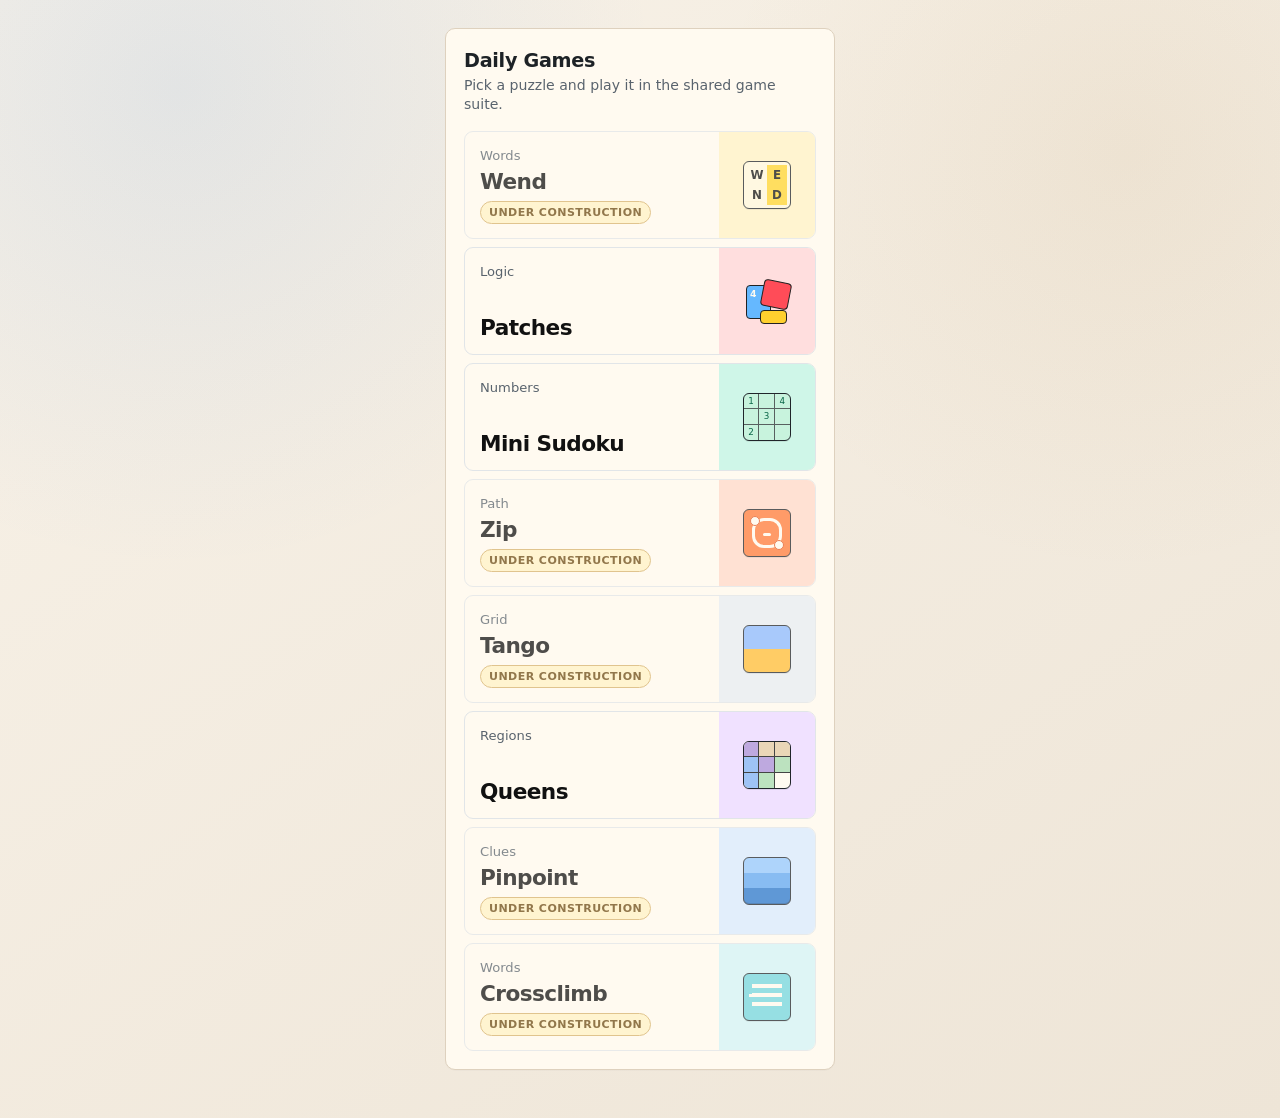
<file: index.html>
<!doctype html>
<html lang="en">
<head>
<meta charset="utf-8">
<meta name="viewport" content="width=device-width,initial-scale=1,viewport-fit=cover">
<title>Puzzle games</title>
<link rel="stylesheet" href="assets/app.css">
</head>
<body data-start-game="home">
<script src="assets/app.js"></script>
</body>
</html>
</file>
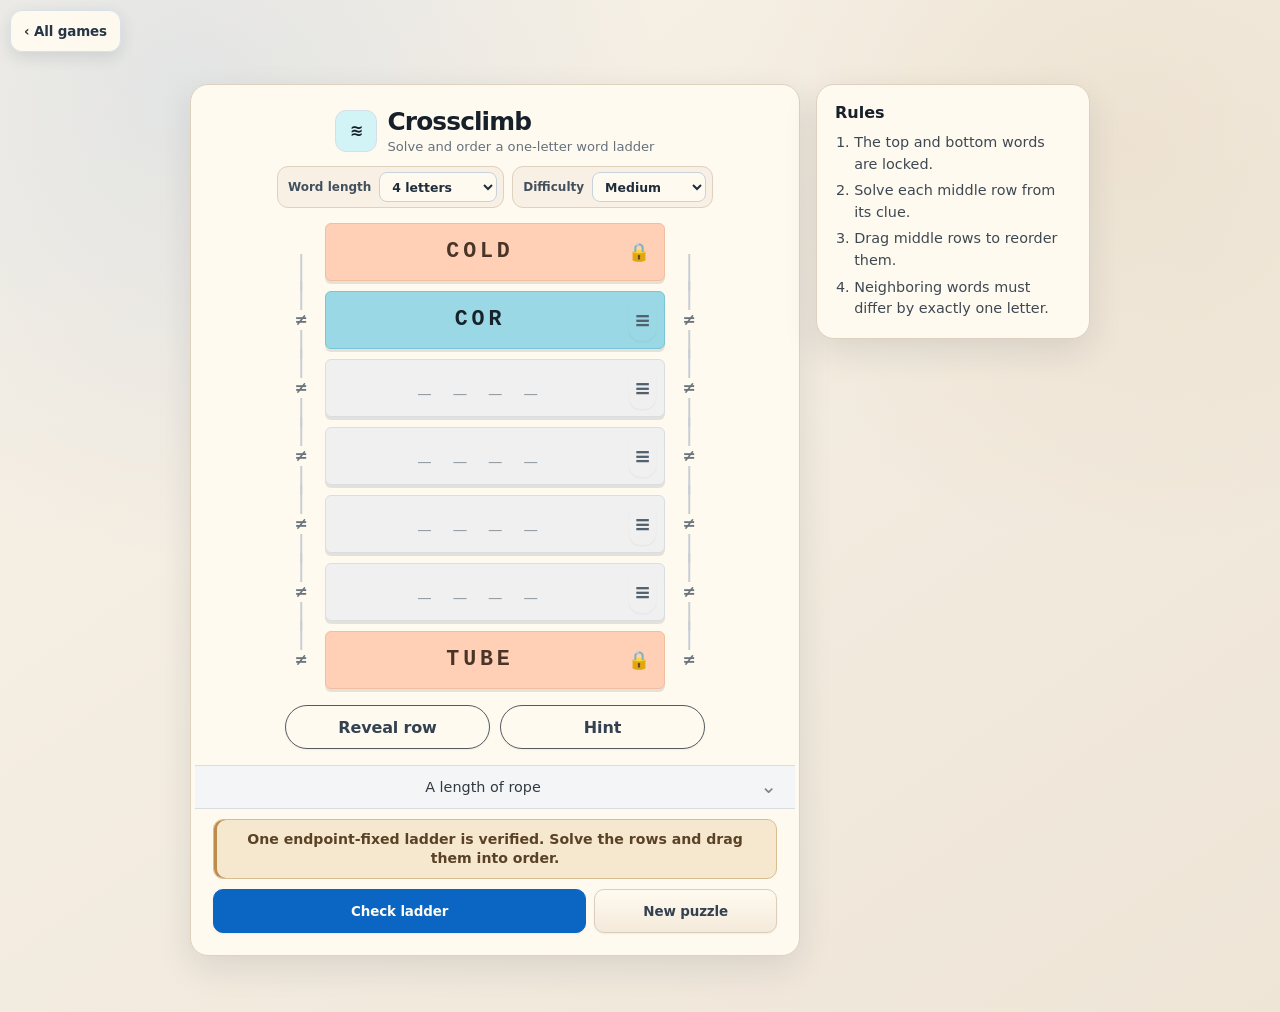
<file: crossclimb.html>
<!doctype html>
<html lang="en">
<head>
<meta charset="utf-8">
<meta name="viewport" content="width=device-width,initial-scale=1,viewport-fit=cover">
<title>Puzzle games</title>
<link rel="stylesheet" href="assets/app.css">
</head>
<body data-start-game="crossclimb">
<script src="assets/app.js"></script>
</body>
</html>
</file>
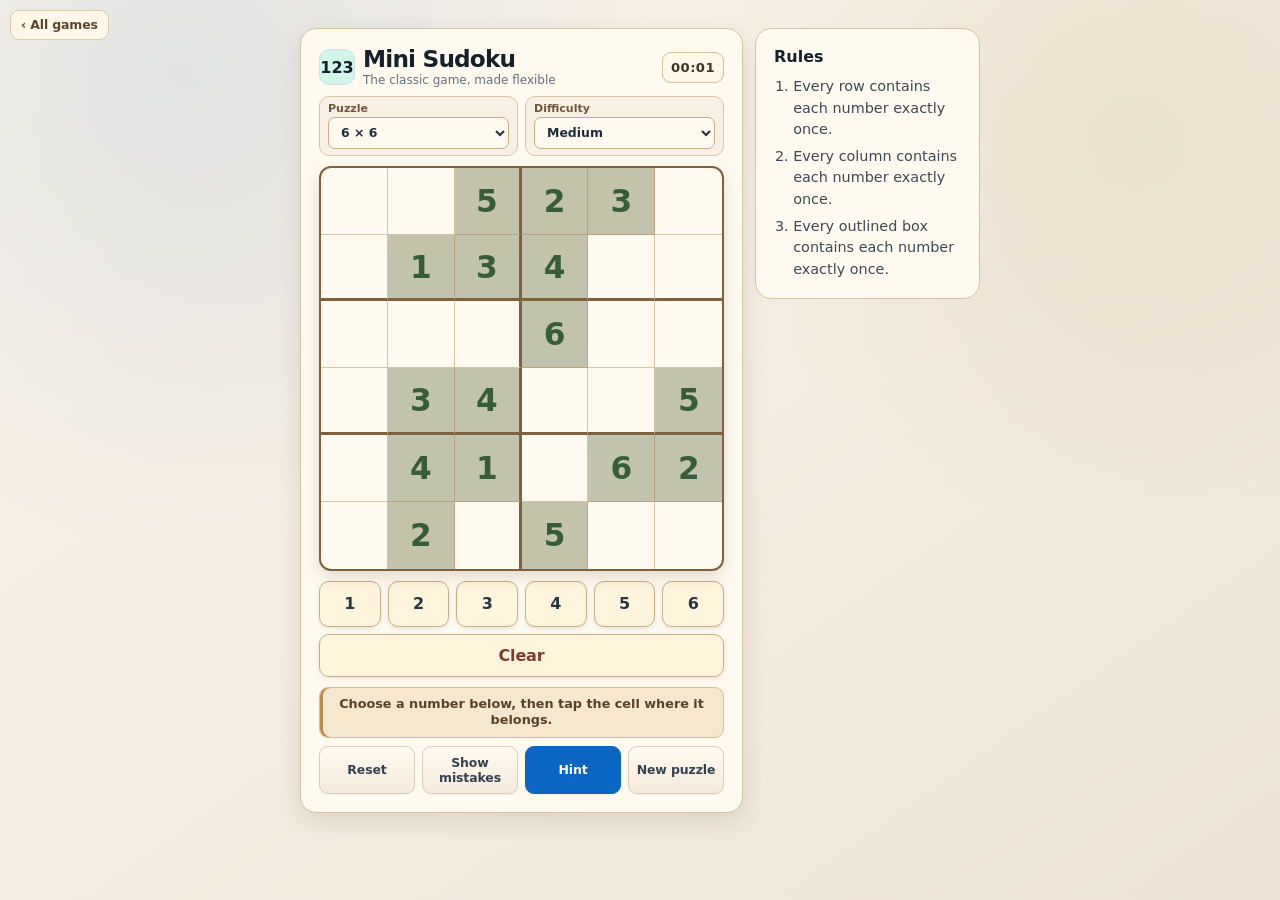
<file: minisudoku.html>
<!doctype html>
<html lang="en">
<head>
<meta charset="utf-8">
<meta name="viewport" content="width=device-width,initial-scale=1,viewport-fit=cover">
<title>Puzzle games</title>
<link rel="stylesheet" href="assets/app.css">
</head>
<body data-start-game="sudoku">
<script src="assets/app.js"></script>
</body>
</html>
</file>
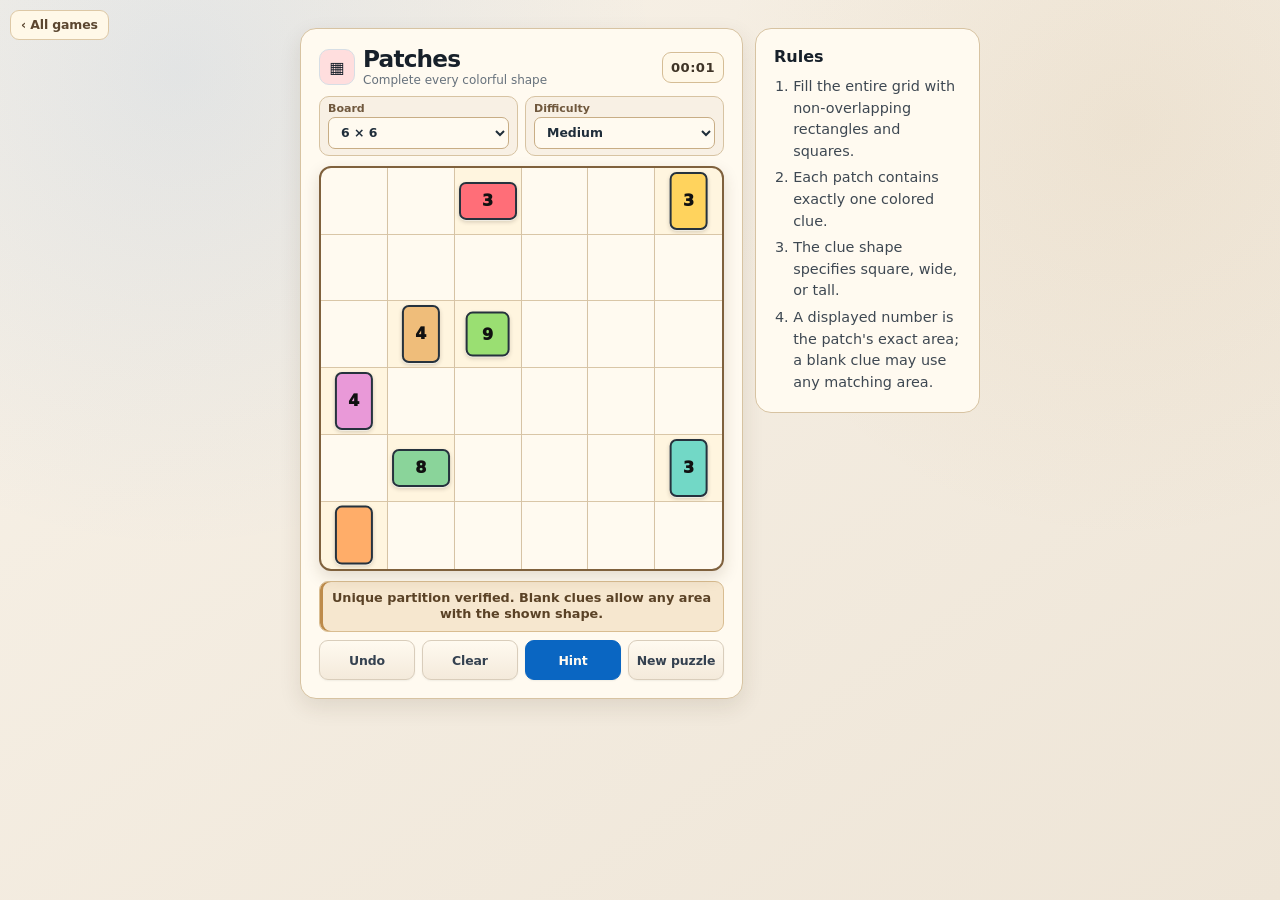
<file: patches.html>
<!doctype html>
<html lang="en">
<head>
<meta charset="utf-8">
<meta name="viewport" content="width=device-width,initial-scale=1,viewport-fit=cover">
<title>Puzzle games</title>
<link rel="stylesheet" href="assets/app.css">
</head>
<body data-start-game="patches">
<script src="assets/app.js"></script>
</body>
</html>
</file>
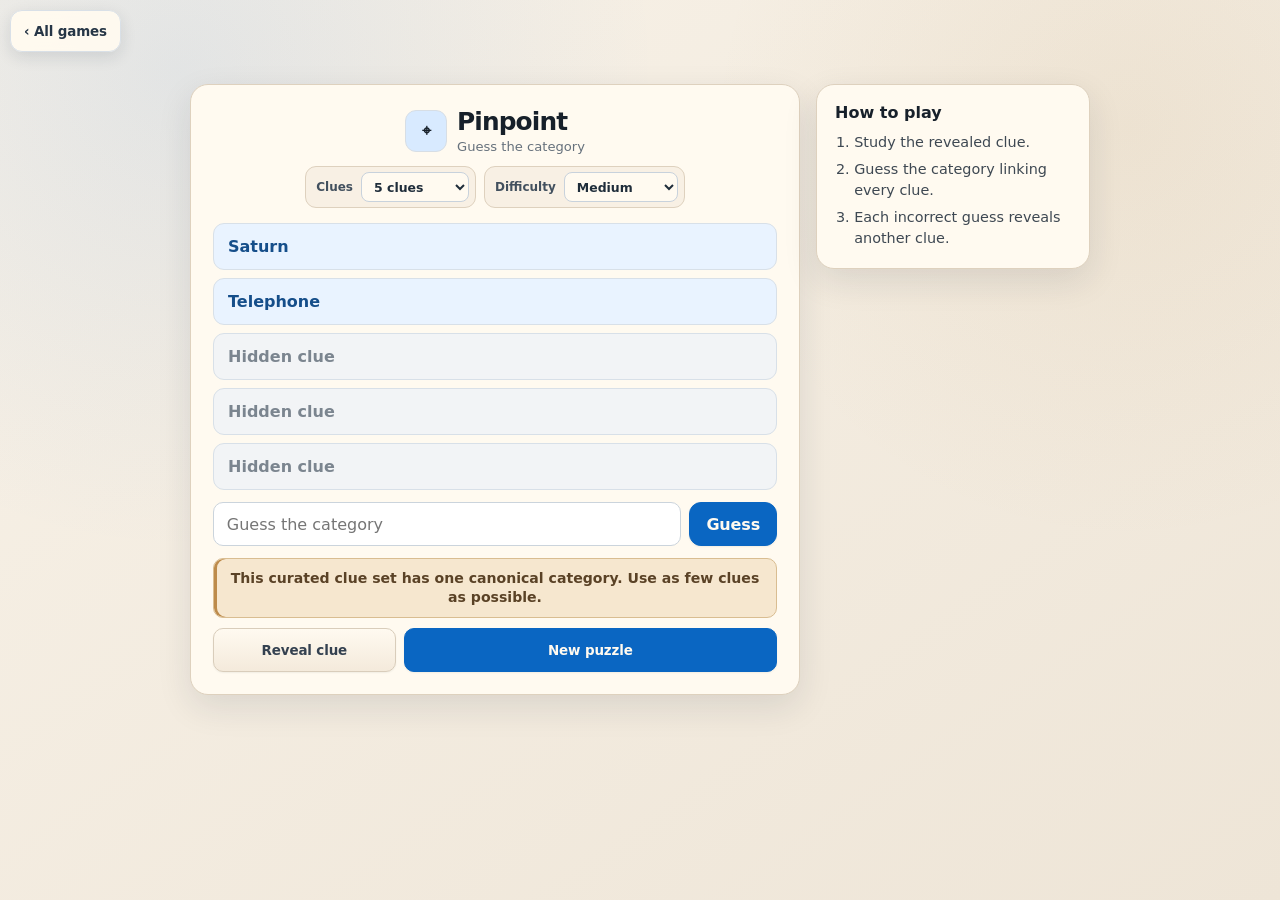
<file: pinpoint.html>
<!doctype html>
<html lang="en">
<head>
<meta charset="utf-8">
<meta name="viewport" content="width=device-width,initial-scale=1,viewport-fit=cover">
<title>Puzzle games</title>
<link rel="stylesheet" href="assets/app.css">
</head>
<body data-start-game="pinpoint">
<script src="assets/app.js"></script>
</body>
</html>
</file>
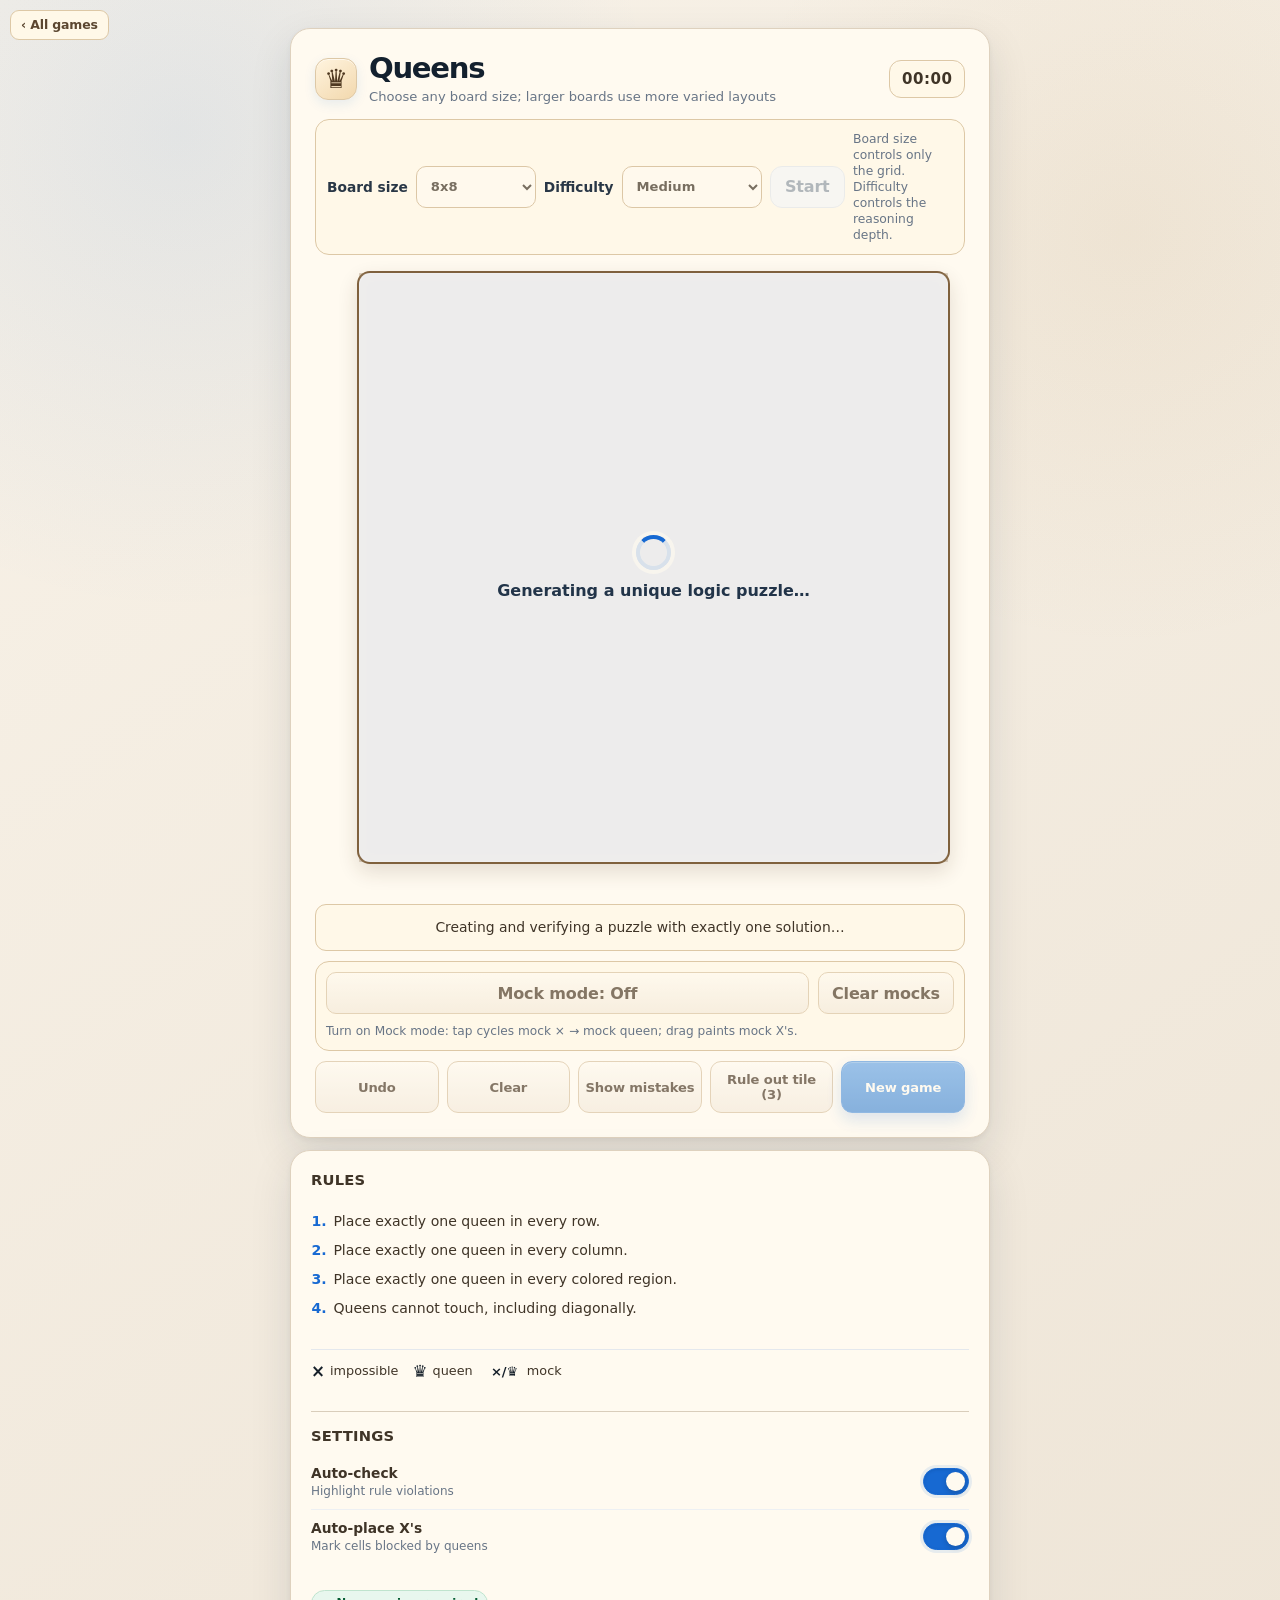
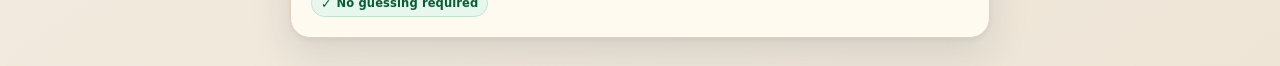
<file: queens.html>
<!doctype html>
<html lang="en">
<head>
<meta charset="utf-8">
<meta name="viewport" content="width=device-width,initial-scale=1,viewport-fit=cover">
<title>Puzzle games</title>
<link rel="stylesheet" href="assets/app.css">
</head>
<body data-start-game="queens">
<script src="assets/app.js"></script>
</body>
</html>
</file>
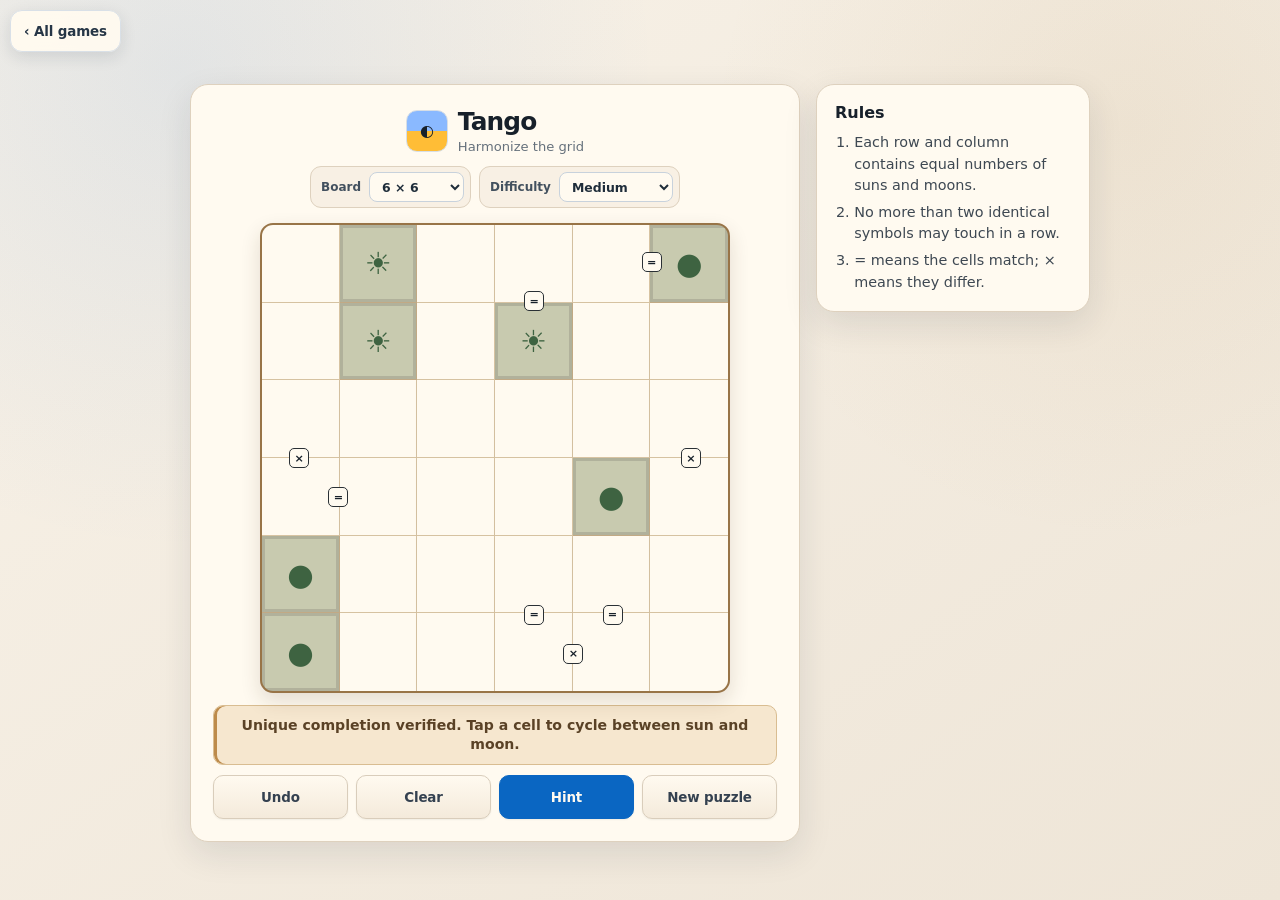
<file: tango.html>
<!doctype html>
<html lang="en">
<head>
<meta charset="utf-8">
<meta name="viewport" content="width=device-width,initial-scale=1,viewport-fit=cover">
<title>Puzzle games</title>
<link rel="stylesheet" href="assets/app.css">
</head>
<body data-start-game="tango">
<script src="assets/app.js"></script>
</body>
</html>
</file>
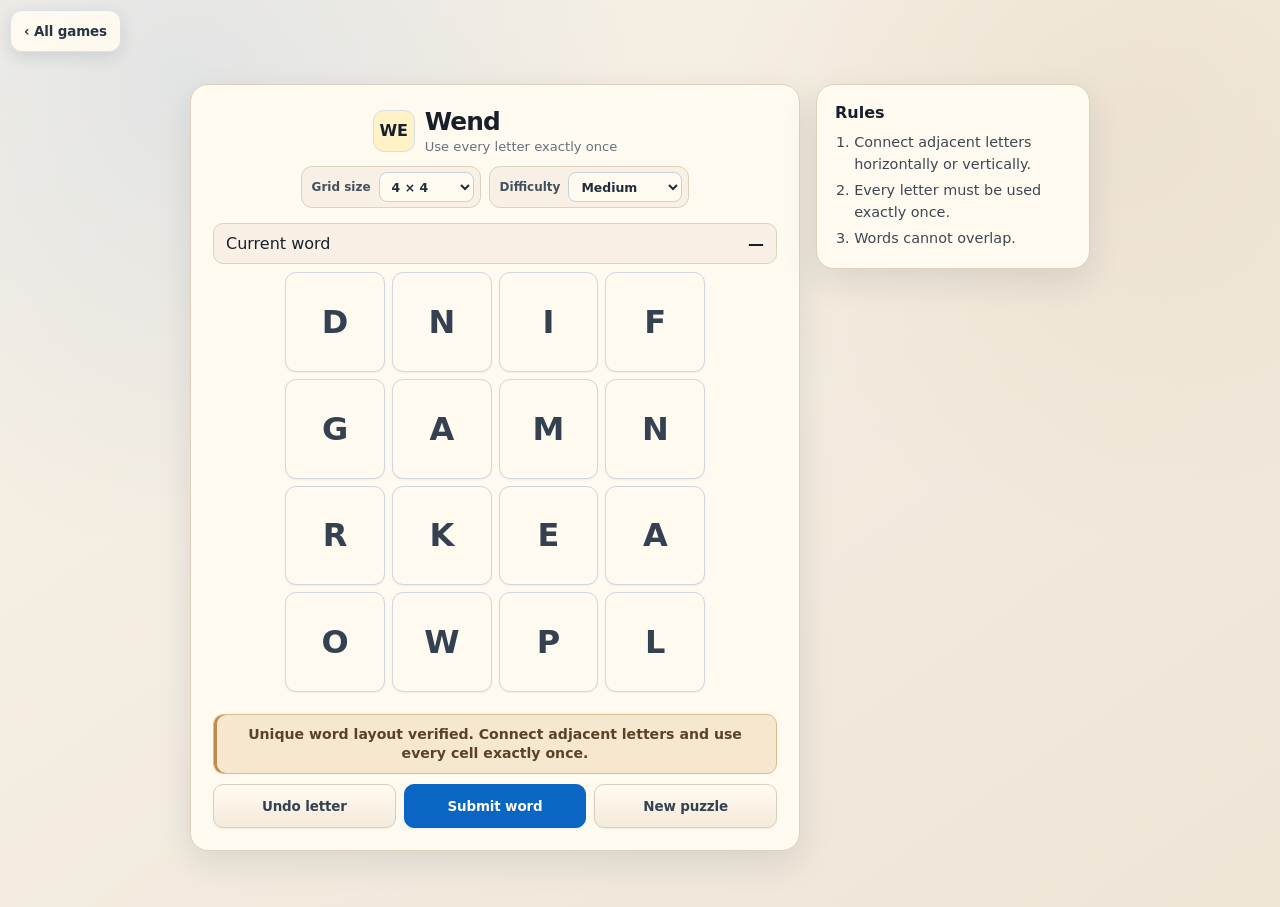
<file: wend.html>
<!doctype html>
<html lang="en">
<head>
<meta charset="utf-8">
<meta name="viewport" content="width=device-width,initial-scale=1,viewport-fit=cover">
<title>Puzzle games</title>
<link rel="stylesheet" href="assets/app.css">
</head>
<body data-start-game="wend">
<script src="assets/app.js"></script>
</body>
</html>
</file>
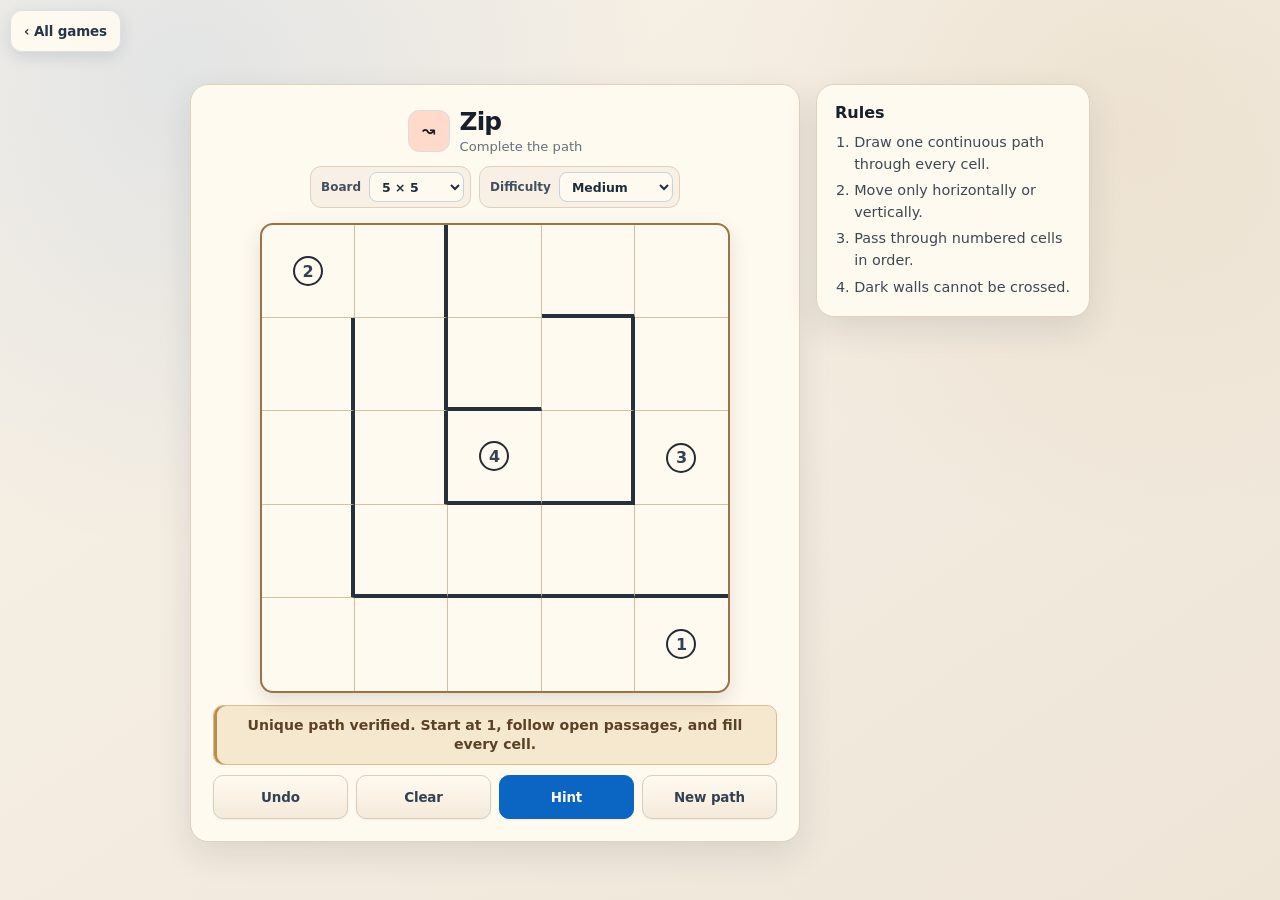
<file: zip.html>
<!doctype html>
<html lang="en">
<head>
<meta charset="utf-8">
<meta name="viewport" content="width=device-width,initial-scale=1,viewport-fit=cover">
<title>Puzzle games</title>
<link rel="stylesheet" href="assets/app.css">
</head>
<body data-start-game="zip">
<script src="assets/app.js"></script>
</body>
</html>
</file>
<file: assets/app.css>
:root{
  --bg:#eef1f5;
  --bg-warm:#f8f7f4;
  --panel:rgba(255,250,240,.94);
  --panel-solid:#fffaf0;
  --ink:#17202a;
  --ink-soft:#344150;
  --muted:#687586;
  --line:#d7dee7;
  --line-strong:#bdc8d5;
  --accent:#1769d2;
  --accent-dark:#0d54b5;
  --accent-soft:#eaf2ff;
  --accent-ring:rgba(23,105,210,.22);
  --danger:#b42318;
  --danger-soft:#fff0ee;
  --ok:#087443;
  --ok-soft:#eaf8f0;
  --shadow-sm:0 3px 10px rgba(25,39,55,.08);
  --shadow:0 16px 42px rgba(25,39,55,.12),0 2px 7px rgba(25,39,55,.06);
  --shadow-board:0 18px 34px rgba(24,34,46,.18),0 2px 7px rgba(24,34,46,.12);
  --radius:20px;
  --ease:cubic-bezier(.2,.8,.2,1);
  font-family:Inter,ui-sans-serif,system-ui,-apple-system,BlinkMacSystemFont,"Segoe UI",sans-serif;
  color-scheme:light;
}
*{box-sizing:border-box}
html{min-height:100%;background:var(--bg)}
body{
  margin:0;
  min-height:100vh;
  padding:clamp(10px,2.2vw,28px);
  color:var(--ink);
  background:
    radial-gradient(circle at 14% 8%,rgba(23,105,210,.10),transparent 30rem),
    radial-gradient(circle at 88% 14%,rgba(66,153,225,.08),transparent 26rem),
    linear-gradient(145deg,var(--bg-warm),var(--bg));
  touch-action:manipulation;
  -webkit-font-smoothing:antialiased;
  text-rendering:optimizeLegibility;
}
button,input{font:inherit}
button{
  min-height:42px;
  border:1px solid var(--line);
  border-radius:12px;
  padding:.68rem 1rem;
  color:var(--ink-soft);
  background:linear-gradient(#fffaf0,#f8fafc);
  box-shadow:0 1px 2px rgba(23,32,42,.06);
  font-weight:750;
  letter-spacing:-.01em;
  cursor:pointer;
  transition:transform 130ms var(--ease),box-shadow 160ms var(--ease),border-color 160ms var(--ease),background-color 160ms var(--ease),color 160ms var(--ease),opacity 160ms var(--ease);
  -webkit-tap-highlight-color:transparent;
}
button:not(.cell):active:not(:disabled){
  transform:translateY(1px) scale(.985);
  box-shadow:0 1px 3px rgba(25,39,55,.10);
  transition-duration:70ms;
}
button:focus-visible,input:focus-visible{
  outline:3px solid var(--accent-ring);
  outline-offset:2px;
}
button:disabled{
  color:#8d98a5;
  background:#f3f5f7;
  border-color:#e1e5ea;
  box-shadow:none;
  opacity:.68;
  cursor:not-allowed;
  transform:none;
}
button.primary{
  color:#fffaf0;
  border-color:var(--accent);
  background:linear-gradient(180deg,#2378de,var(--accent));
  box-shadow:0 7px 16px rgba(23,105,210,.22),inset 0 1px rgba(255,250,240,.24);
}
.app{
  width:min(100%,1120px);
  margin:auto;
  display:grid;
  grid-template-columns:minmax(0,720px) minmax(270px,330px);
  gap:clamp(14px,2vw,24px);
  align-items:start;
}
.card{
  position:relative;
  overflow:hidden;
  border:1px solid rgba(202,211,222,.88);
  border-radius:var(--radius);
  background:var(--panel);
  box-shadow:var(--shadow);
  backdrop-filter:blur(14px);
  -webkit-backdrop-filter:blur(14px);
  animation:cardIn 340ms var(--ease) both;
}
.card::before{
  content:"";
  position:absolute;
  inset:0 0 auto;
  height:1px;
  background:linear-gradient(90deg,transparent,rgba(255,250,240,.95),transparent);
  pointer-events:none;
}
.main{padding:clamp(14px,2vw,24px)}
.side{padding:20px;animation-delay:60ms}
.topbar{
  display:flex;
  align-items:center;
  justify-content:space-between;
  gap:16px;
  margin-bottom:14px;
}
.title{display:flex;align-items:center;gap:12px;min-width:0}
.logo{
  width:42px;
  height:42px;
  flex:0 0 42px;
  display:grid;
  place-items:center;
  border:1px solid #d7e4f7;
  border-radius:13px;
  color:#123e73;
  background:linear-gradient(145deg,#f7fbff,#e7f1ff);
  box-shadow:inset 0 1px rgba(255,250,240,.9),0 4px 12px rgba(23,105,210,.10);
  font-size:1.65rem;
  line-height:1;
}
.title h1{
  margin:0;
  font-size:clamp(1.35rem,3vw,1.82rem);
  line-height:1.05;
  letter-spacing:-.045em;
  color:#13202e;
}
.subtitle{
  margin-top:5px;
  overflow:hidden;
  color:var(--muted);
  font-size:.82rem;
  line-height:1.25;
  text-overflow:ellipsis;
  white-space:nowrap;
}
.timer{
  flex:0 0 auto;
  min-width:74px;
  padding:.55rem .72rem;
  border:1px solid #dce4ed;
  border-radius:12px;
  color:#263646;
  background:#f8fafc;
  box-shadow:inset 0 1px rgba(255,250,240,.9);
  font-variant-numeric:tabular-nums;
  font-size:.94rem;
  font-weight:850;
  letter-spacing:.035em;
  text-align:center;
  white-space:nowrap;
}
.size-control{
  display:grid;
  grid-template-columns:auto minmax(74px,102px) auto minmax(150px,1fr);
  gap:9px;
  align-items:center;
  margin:0 0 16px;
  padding:11px;
  border:1px solid #e1e6ec;
  border-radius:14px;
  background:#f8fafc;
}
.size-control label{
  color:#293746;
  font-size:.86rem;
  font-weight:800;
  white-space:nowrap;
}
.size-control input{
  width:100%;
  height:42px;
  border:1px solid var(--line-strong);
  border-radius:10px;
  padding:.55rem .7rem;
  color:var(--ink);
  background:#fffaf0;
  box-shadow:inset 0 1px 2px rgba(25,39,55,.06);
  font-weight:850;
  text-align:center;
  transition:border-color 150ms var(--ease),box-shadow 150ms var(--ease),background 150ms var(--ease);
}
.size-control input:focus{border-color:var(--accent);box-shadow:0 0 0 3px var(--accent-ring)}
.size-control button{height:42px;padding:.55rem .9rem}
.size-help{color:var(--muted);font-size:.77rem;line-height:1.3}
.board-shell{
  width:min(100%,666px);
  margin:auto;
  display:grid;
  grid-template-columns:27px minmax(0,1fr);
  grid-template-rows:auto 27px;
  align-items:stretch;
}
.col-labels,.row-labels{
  color:#4d5d6d;
  font-size:.78rem;
  font-weight:900;
  letter-spacing:.025em;
}
.col-labels{grid-column:2;grid-row:2;display:grid;align-items:center;text-align:center}
.row-labels{grid-column:1;grid-row:1;display:grid;align-items:center;text-align:center}
.coord-label{display:grid;place-items:center;min-width:0;overflow:hidden}
.board-wrap{
  grid-column:2;
  grid-row:1;
  position:relative;
  width:100%;
  margin:0;
  overflow:hidden;
  border-radius:13px;
  background:#d7dbe0;
  box-shadow:var(--shadow-board),0 0 0 2px #26313c,0 0 0 6px rgba(255,250,240,.8);
  isolation:isolate;
}
.board-wrap::before{content:"";display:block;padding-top:100%}
.board-wrap::after{
  content:"";
  position:absolute;
  z-index:9;
  inset:0;
  border-radius:inherit;
  box-shadow:inset 0 0 0 1px rgba(255,250,240,.28),inset 0 10px 20px rgba(255,250,240,.05);
  pointer-events:none;
}
.board{
  position:absolute;
  inset:0;
  display:grid;
  width:100%;
  height:100%;
  min-width:0;
  min-height:0;
  user-select:none;
  -webkit-user-select:none;
  touch-action:none;
}
.cell{
  appearance:none;
  -webkit-appearance:none;
  position:relative;
  display:block;
  width:100%;
  height:100%;
  min-width:0;
  min-height:0;
  overflow:hidden;
  margin:0;
  padding:0;
  border:0 solid rgba(20,27,34,.76);
  border-radius:0;
  outline:none;
  color:#1f2b37;
  background:var(--cell);
  background-image:none;
  box-shadow:none;
  line-height:1;
  cursor:pointer;
  transition:filter 110ms var(--ease),box-shadow 110ms var(--ease);
}
.cell:active{transform:none;filter:brightness(.97) saturate(1.04)}
.cell::after{
  content:"";
  position:absolute;
  z-index:8;
  inset:8%;
  border-radius:8px;
  border:0 solid transparent;
  opacity:1;
  pointer-events:none;
  transition:box-shadow 140ms var(--ease),background 140ms var(--ease),border-color 140ms var(--ease),transform 140ms var(--ease),opacity 140ms var(--ease);
}
.cell:focus-visible::after{
  box-shadow:inset 0 0 0 3px #fffaf0,0 0 0 3px var(--accent),0 0 0 6px rgba(23,105,210,.20);
}
.cell .mark{
  position:absolute;
  z-index:5;
  inset:0;
  display:grid;
  place-items:center;
  overflow:hidden;
  color:#182431;
  font-size:min(42px,calc(58vmin / var(--n)));
  font-weight:900;
  line-height:1;
  text-shadow:0 1px 0 rgba(255,250,240,.62),0 2px 5px rgba(18,29,40,.14);
  pointer-events:none;
}
.cell.queen .mark{
  top:50%;
  right:auto;
  bottom:auto;
  left:50%;
  width:auto;
  height:auto;
  display:block;
  overflow:visible;
  text-align:center;
  transform:translate(-50%,-50%);
}
.cell.queen.queen-enter .mark{
  animation:queenIn 170ms var(--ease) both;
}
.cell.x .mark{font-size:0;opacity:.78;text-shadow:none}
.cell.x .mark::before,.cell.x .mark::after{
  content:"";
  position:absolute;
  left:18%;
  top:calc(50% - 2px);
  width:64%;
  height:clamp(2px,.32em,4px);
  border-radius:999px;
  background:currentColor;
  transform-origin:center;
}
.cell.x.x-enter .mark::before,.cell.x.x-enter .mark::after{
  animation:xIn 140ms var(--ease) both;
}
.cell.x .mark::before{transform:rotate(45deg)}
.cell.x .mark::after{transform:rotate(-45deg)}
.cell.conflict::after{
  background:repeating-linear-gradient(135deg,rgba(180,35,24,.14) 0 6px,rgba(180,35,24,.36) 6px 11px);
  box-shadow:inset 0 0 0 3px var(--danger),0 0 0 2px rgba(255,250,240,.68),0 0 14px rgba(180,35,24,.34);
  animation:conflictNudge 220ms var(--ease) both;
}
.cell.hint-area::before,.cell.hint-target::before{
  content:"";
  position:absolute;
  z-index:4;
  border-radius:8px;
  pointer-events:none;
}
.cell.hint-area::before{
  inset:7%;
  border:2px solid rgba(23,105,210,.72);
  background:rgba(255,250,240,.13);
  animation:hintAreaIn 160ms var(--ease) both;
}
.cell.hint-target::before{
  inset:13%;
  border:3px solid var(--accent);
  background:rgba(23,105,210,.17);
  box-shadow:0 0 0 3px rgba(255,250,240,.72),0 0 0 6px rgba(23,105,210,.25),0 0 18px rgba(23,105,210,.24);
  animation:hintPulse .72s var(--ease) infinite alternate;
}
.cell.hint-problem::before{
  border-color:var(--danger);
  background:rgba(180,35,24,.18);
  box-shadow:0 0 0 3px rgba(255,250,240,.72),0 0 0 6px rgba(180,35,24,.25),0 0 18px rgba(180,35,24,.22);
}
.cell .mock-mark{
  position:absolute;
  z-index:7;
  left:50%;
  top:50%;
  color:#174ea6;
  font-size:min(42px,calc(58vmin / var(--n)));
  font-weight:900;
  line-height:1;
  text-shadow:0 1px 0 rgba(255,250,240,.94);
  filter:drop-shadow(0 2px 4px rgba(23,78,166,.32));
  transform:translate(-50%,-50%) scale(.64);
  pointer-events:none;
}
.cell.mock-queen-enter .mock-mark{
  animation:mockQueenIn 160ms var(--ease) both;
}
.cell .mock-x-mark{
  position:absolute;
  z-index:6;
  inset:0;
  color:#174ea6;
  opacity:.92;
  pointer-events:none;
}
.cell .mock-x-mark::before,.cell .mock-x-mark::after{
  content:"";
  position:absolute;
  left:25%;
  top:calc(50% - 1.5px);
  width:50%;
  height:clamp(2px,.25em,3px);
  border-radius:999px;
  background:currentColor;
  box-shadow:0 0 0 1px rgba(255,250,240,.76),0 1px 4px rgba(23,78,166,.24);
  transform-origin:center;
}
.cell.mock-x-enter .mock-x-mark::before,.cell.mock-x-enter .mock-x-mark::after{
  animation:mockXIn 140ms var(--ease) both;
}
.cell .mock-x-mark::before{transform:rotate(45deg)}
.cell .mock-x-mark::after{transform:rotate(-45deg)}
.cell.mock-queen::after,.cell.mock-x::after{
  background:rgba(255,250,240,.07);
  box-shadow:inset 0 0 0 2px rgba(23,78,166,.75),0 0 0 1px rgba(255,250,240,.55);
}
.mock-tools{
  display:grid;
  grid-template-columns:minmax(145px,1fr) auto;
  gap:9px;
  align-items:center;
  margin:10px 0 3px;
  padding:10px;
  border:1px solid #e1e7ee;
  border-radius:14px;
  background:#f8fafc;
}
.mock-tools button{min-height:42px;border-radius:10px;padding:.62rem .82rem}
.mock-tools .mock-toggle{
  color:#17406f;
  border-color:#b9cae1;
  background:linear-gradient(#f8fbff,#eef5ff);
}
.mock-tools .mock-toggle.active{
  color:#fffaf0;
  border-color:#174ea6;
  background:linear-gradient(180deg,#2866bc,#174ea6);
  box-shadow:0 7px 16px rgba(23,78,166,.22),inset 0 1px rgba(255,250,240,.2);
  animation:toggleOn 180ms var(--ease) both;
}
.mock-tools .mock-help{
  grid-column:1/-1;
  min-height:1.25em;
  color:var(--muted);
  font-size:.76rem;
  line-height:1.35;
}
.mock-tools .mock-help.active{color:#17406f;font-weight:700}
.mock-legend{display:inline-block;color:#174ea6;transform:scale(.78)}
.cell.idle-forced::before{
  content:"";
  position:absolute;
  z-index:5;
  inset:13%;
  border:3px solid rgba(255,250,240,.97);
  border-radius:9px;
  box-shadow:0 0 0 4px rgba(23,105,210,.86),0 0 20px 6px rgba(23,105,210,.42);
  pointer-events:none;
  animation:forcedTileFlash .76s var(--ease) infinite;
}
.cell.simulated-queen .mark{
  color:var(--accent);
  filter:drop-shadow(0 1px 0 #fffaf0) drop-shadow(0 0 6px rgba(23,105,210,.50));
  animation:simQueenPop 180ms var(--ease) both;
}
.cell.simulated-x{color:var(--accent)}
.cell.simulated-x .mark{opacity:.96}
.cell.hint-problem .mark,.cell.simulated-queen.hint-problem .mark{
  color:var(--danger);
  filter:drop-shadow(0 1px 0 #fffaf0) drop-shadow(0 0 6px rgba(180,35,24,.48));
}
.generating{
  position:absolute;
  z-index:10;
  inset:0;
  display:none;
  place-items:center;
  padding:22px;
  color:#223449;
  background:rgba(250,252,255,.90);
  backdrop-filter:blur(5px);
  -webkit-backdrop-filter:blur(5px);
  font-weight:800;
  text-align:center;
}
.generating.show{display:grid;animation:overlayIn 150ms ease-out both}
.spinner{
  width:35px;
  height:35px;
  margin:0 auto 11px;
  border:4px solid #d8e1eb;
  border-top-color:var(--accent);
  border-radius:50%;
  box-shadow:0 0 0 4px rgba(255,250,240,.65);
  animation:spin .66s linear infinite;
}
.status{
  min-height:3.4em;
  margin:13px 0 4px;
  padding:9px 12px;
  display:grid;
  place-items:center;
  border:1px solid transparent;
  border-radius:11px;
  color:var(--muted);
  background:transparent;
  font-size:.87rem;
  line-height:1.4;
  text-align:center;
  transition:color 150ms var(--ease),background 150ms var(--ease),border-color 150ms var(--ease),box-shadow 150ms var(--ease);
}
.status.ok{
  color:var(--ok);
  border-color:#bee5cf;
  background:var(--ok-soft);
  box-shadow:inset 3px 0 0 #2da86b;
  font-weight:800;
}
.status.bad{
  color:var(--danger);
  border-color:#f0c5bf;
  background:var(--danger-soft);
  box-shadow:inset 3px 0 0 var(--danger);
  font-weight:800;
}
.status.hint{
  place-items:start;
  color:#23415f;
  border-color:#c6daf2;
  background:#f2f7fd;
  box-shadow:inset 3px 0 0 var(--accent);
  white-space:pre-line;
  text-align:left;
}
.status.hint ol{width:100%;margin:.1rem 0 .35rem;padding-left:1.65rem}
.status.hint li{
  padding:.22rem .42rem;
  border-radius:7px;
  opacity:.48;
  transition:opacity 150ms var(--ease),background 150ms var(--ease),transform 150ms var(--ease);
}
.status.hint li.done{opacity:.74}
.status.hint li.active{
  color:#123f6b;
  background:#dcecff;
  box-shadow:inset 3px 0 0 var(--accent);
  font-weight:800;
  opacity:1;
  transform:translateX(2px);
}
.status.hint .hint-footer{margin-top:.25rem;color:#23415f;font-weight:750}
.actions{
  display:grid;
  grid-template-columns:repeat(5,minmax(0,1fr));
  gap:8px;
  margin-top:10px;
}
.actions button{min-width:0;padding:.65rem .35rem;border-radius:11px;font-size:.82rem;white-space:normal}
.side h2{
  margin:0 0 11px;
  color:#1e2b39;
  font-size:.92rem;
  letter-spacing:.015em;
  text-transform:uppercase;
}
.rules{
  margin:0;
  padding-left:1.28rem;
  color:#394858;
  font-size:.88rem;
  line-height:1.55;
}
.rules li{padding-left:.12rem}
.rules li+li{margin-top:7px}
.rules li::marker{color:var(--accent);font-weight:850}
.legend{
  display:flex;
  flex-wrap:wrap;
  gap:9px 14px;
  margin:17px 0 3px;
  padding:11px 0 0;
  border-top:1px solid #e4e8ed;
  color:var(--muted);
  font-size:.8rem;
}
.legend span{display:inline-flex;align-items:center;gap:5px}
.legend b{color:var(--ink);font-size:1.05rem}
.settings{margin-top:15px;padding-top:15px;border-top:1px solid var(--line)}
.setting{
  display:flex;
  align-items:center;
  justify-content:space-between;
  gap:12px;
  padding:10px 0;
}
.setting+.setting{border-top:1px solid #edf0f3}
.setting label{color:#293746;font-size:.86rem;font-weight:750;cursor:pointer}
.setting small{display:block;margin-top:3px;color:var(--muted);font-size:.75rem;font-weight:400;line-height:1.25}
.switch{
  appearance:none;
  position:relative;
  width:46px;
  height:27px;
  flex:0 0 auto;
  margin:0;
  border:1px solid #aab5c1;
  border-radius:999px;
  background:#b9c1ca;
  box-shadow:inset 0 1px 3px rgba(22,33,44,.14);
  cursor:pointer;
  transition:background 170ms var(--ease),border-color 170ms var(--ease),box-shadow 170ms var(--ease);
}
.switch::after{
  content:"";
  position:absolute;
  top:3px;
  left:3px;
  width:19px;
  height:19px;
  border-radius:50%;
  background:#fffaf0;
  box-shadow:0 2px 5px rgba(20,30,40,.24);
  transition:transform 170ms var(--ease),box-shadow 170ms var(--ease);
}
.switch:checked{
  border-color:var(--accent);
  background:var(--accent);
  box-shadow:inset 0 1px 3px rgba(4,49,105,.18),0 0 0 3px rgba(23,105,210,.10);
}
.switch:checked::after{transform:translateX(19px)}
.switch:active::after{box-shadow:0 1px 3px rgba(20,30,40,.28)}
.meta{margin-top:14px}
.badge{
  display:inline-flex;
  align-items:center;
  gap:5px;
  padding:5px 9px;
  border:1px solid #bfe4ce;
  border-radius:999px;
  color:#075d34;
  background:#e8f7ee;
  font-size:.72rem;
  font-weight:850;
  letter-spacing:.01em;
}
.badge::before{content:"✓";font-size:.78rem}
.win{
  position:fixed;
  z-index:30;
  inset:0;
  display:none;
  place-items:center;
  padding:18px;
  background:rgba(15,25,36,.52);
  backdrop-filter:blur(7px);
  -webkit-backdrop-filter:blur(7px);
}
.win.show{display:grid;animation:modalBackdropIn 180ms ease-out both}
.win-card{
  width:min(92vw,405px);
  padding:29px;
  border:1px solid rgba(255,250,240,.8);
  border-radius:22px;
  background:#fffaf0;
  box-shadow:0 28px 70px rgba(10,20,32,.30);
  text-align:center;
  animation:modalCardIn 260ms var(--ease) both;
}
.win-crown{
  width:82px;
  height:82px;
  margin:0 auto 10px;
  display:grid;
  place-items:center;
  border:1px solid #cfe0f6;
  border-radius:24px;
  color:#134c8b;
  background:linear-gradient(145deg,#f7fbff,#e6f1ff);
  box-shadow:0 12px 26px rgba(23,105,210,.16),inset 0 1px rgba(255,250,240,.9);
  font-size:3.4rem;
}
.win h2{margin:.25rem 0;color:#172535;font-size:1.55rem;letter-spacing:-.035em}
.win p{margin:.55rem 0;color:var(--muted)}
.win .row{display:flex;gap:9px;justify-content:center;margin-top:18px}
.win .row button{min-width:120px}
@keyframes cardIn{from{opacity:0;transform:translateY(8px)}to{opacity:1;transform:none}}
@keyframes queenIn{0%{opacity:.2;transform:translate(-50%,-50%) scale(.62)}70%{opacity:1;transform:translate(-50%,-50%) scale(1.06)}100%{transform:translate(-50%,-50%) scale(1)}}
@keyframes xIn{from{opacity:.2;scale:.5}to{opacity:1;scale:1}}
@keyframes mockQueenIn{from{opacity:.2;transform:translate(-50%,-50%) scale(.38)}to{opacity:1;transform:translate(-50%,-50%) scale(.64)}}
@keyframes mockXIn{from{opacity:.1;scale:.55}to{opacity:1;scale:1}}
@keyframes conflictNudge{0%,100%{transform:none}35%{transform:translateX(-2px)}70%{transform:translateX(2px)}}
@keyframes hintAreaIn{from{opacity:0;transform:scale(.88)}to{opacity:1;transform:none}}
@keyframes hintPulse{from{transform:scale(.94);opacity:.72}to{transform:scale(1);opacity:1}}
@keyframes forcedTileFlash{0%,100%{transform:scale(.84);opacity:.14}46%{transform:scale(1);opacity:1}}
@keyframes simQueenPop{from{transform:translate(-50%,-50%) scale(.55);opacity:.2}to{transform:translate(-50%,-50%) scale(1);opacity:1}}
@keyframes toggleOn{from{transform:scale(.98)}65%{transform:scale(1.015)}to{transform:none}}
@keyframes spin{to{transform:rotate(360deg)}}
@keyframes overlayIn{from{opacity:0}to{opacity:1}}
@keyframes modalBackdropIn{from{opacity:0}to{opacity:1}}
@keyframes modalCardIn{from{opacity:0;transform:translateY(10px) scale(.97)}to{opacity:1;transform:none}}
@media(min-width:761px){.side{position:sticky;top:clamp(10px,2.2vw,28px)}}
@media(max-width:900px){
  .app{grid-template-columns:minmax(0,1fr) minmax(245px,285px);gap:14px}
  .main{padding:16px}
  .side{padding:17px}
  .size-control{grid-template-columns:auto minmax(72px,94px) auto}.size-help{grid-column:1/-1}
  .actions{grid-template-columns:repeat(3,minmax(0,1fr))}.actions .primary{grid-column:span 2}
}
@media(max-width:760px){
  body{padding:8px}
  .app{grid-template-columns:1fr;gap:10px}
  .card{border-radius:16px;box-shadow:0 10px 28px rgba(25,39,55,.10)}
  .main{padding:12px}
  .side{padding:16px;box-shadow:0 7px 20px rgba(25,39,55,.08)}
  .topbar{margin-bottom:12px}
  .logo{width:38px;height:38px;flex-basis:38px;border-radius:11px;font-size:1.48rem}
  .subtitle{display:none}
  .timer{min-width:68px;padding:.5rem .6rem}
  .size-control{grid-template-columns:auto minmax(70px,94px) auto;margin-bottom:13px;padding:9px}
  .size-help{grid-column:1/-1}
  .board-shell{width:100%;grid-template-columns:22px minmax(0,1fr);grid-template-rows:auto 22px}
  .col-labels,.row-labels{font-size:.7rem}
  .board-wrap{width:100%;min-width:0;min-height:0;border-radius:10px;box-shadow:0 11px 23px rgba(24,34,46,.15),0 0 0 2px #26313c,0 0 0 4px rgba(255,250,240,.72)}
  .status{margin-top:11px;font-size:.82rem}
  .mock-tools{grid-template-columns:1fr auto;padding:9px}
  .actions{grid-template-columns:repeat(2,minmax(0,1fr));gap:7px}
  .actions .primary{grid-column:span 2}
  .legend{margin-top:14px}
}
@media(max-width:410px){
  body{padding:6px}
  .main{padding:10px}
  .topbar{gap:8px}
  .title{gap:8px}
  .title h1{font-size:1.28rem}
  .timer{min-width:62px;font-size:.84rem}
  .size-control{grid-template-columns:auto minmax(62px,1fr) auto;gap:6px;padding:8px}
  .size-control label{font-size:.78rem}
  .size-control button{padding:.5rem .65rem}
  .mock-tools{grid-template-columns:minmax(0,1fr) auto;gap:7px}
  .mock-tools button{padding:.55rem .62rem;font-size:.78rem}
  .actions button{font-size:.78rem}
  .win-card{padding:22px 18px}
  .win .row{flex-direction:column}.win .row button{width:100%}
}
@media(max-width:340px){
  .logo{display:none}
  .board-shell{grid-template-columns:18px minmax(0,1fr);grid-template-rows:auto 18px}
  .size-control{grid-template-columns:1fr 68px}.size-control label{align-self:center}.size-control button{grid-column:1/-1}.size-help{grid-column:1/-1}
}
@media(prefers-reduced-motion:reduce){
  *,*::before,*::after{scroll-behavior:auto!important;animation-duration:.01ms!important;animation-iteration-count:1!important;transition-duration:.01ms!important}
}

/* Daily games hub and companion games */
[hidden]{display:none!important}
.game-screen{width:100%}
.suite-back{
  position:fixed;z-index:40;top:max(10px,env(safe-area-inset-top));left:max(10px,env(safe-area-inset-left));
  display:inline-flex;align-items:center;gap:7px;min-height:42px;padding:.55rem .82rem;border-radius:12px;
  border:1px solid #d9e0e7;background:rgba(255,250,240,.96);box-shadow:0 5px 16px rgba(27,42,58,.12);
  color:#263646;font-size:.84rem;font-weight:820;backdrop-filter:blur(10px)
}
.suite-back:active{transform:scale(.98);background:#f3f6f8}
.games-home{display:grid;place-items:start center;min-height:calc(100vh - 20px);padding:0 0 20px}
.games-hub{
  width:min(100%,390px);padding:18px;border:1px solid #dfe3e7;border-radius:10px;background:#fffaf0;
  box-shadow:0 1px 0 rgba(0,0,0,.02)
}
.games-hub h1{margin:2px 0 3px;font-size:1.2rem;line-height:1.25;letter-spacing:-.015em;color:#1d2226}
.games-hub>p{margin:0 0 17px;color:#59636d;font-size:.88rem;line-height:1.35}
.game-list{display:grid;gap:8px}
.game-launch{
  display:grid;grid-template-columns:minmax(0,1fr) 96px;min-height:108px;padding:0;overflow:hidden;
  border:1px solid #e1e5e8;border-radius:9px;background:#fffaf0;color:#111;text-align:left;text-decoration:none;box-shadow:none;cursor:pointer
}
.game-launch.under-construction{cursor:default;opacity:.74}
.game-launch.under-construction:active{transform:none;background:#fffaf0}
.game-launch:focus-visible{outline:3px solid var(--accent-ring);outline-offset:2px}
.game-launch:active{transform:scale(.995);background:#fbfbfb}
.game-copy{display:flex;flex-direction:column;justify-content:space-between;min-width:0;padding:16px 15px 14px}
.game-kicker{color:#59636d;font-size:.82rem;line-height:1.25}
.game-name{font-size:1.35rem;font-weight:760;line-height:1.05;letter-spacing:-.025em}
.construction-badge{
  width:max-content;max-width:100%;padding:5px 8px;border:1px solid #d6b26d;border-radius:999px;
  color:#6c4a12;background:#fff2c6;font-size:.69rem;font-weight:850;line-height:1;text-transform:uppercase;letter-spacing:.04em
}
.game-art{display:grid;place-items:center;position:relative;overflow:hidden}
.art-wend{background:#fff2c6}.art-patches{background:#ffdede}.art-sudoku{background:#cff6e8}.art-zip{background:#ffd9ca}
.art-tango{background:#e7edf3}.art-queens{background:#f0e1ff}.art-pinpoint{background:#d8eaff}.art-crossclimb{background:#d3f4f7}
.hub-icon{position:relative;width:48px;height:48px;border:1.8px solid #20252a;border-radius:6px;background:#fffaf0;box-shadow:0 1px 0 rgba(0,0,0,.08)}
.wend-icon{display:grid;grid-template-columns:1fr 1fr;grid-template-rows:1fr 1fr;padding:3px;background:#fff8dc}
.wend-icon span{display:grid;place-items:center;font-size:.74rem;font-weight:850}.wend-icon span:nth-child(2),.wend-icon span:nth-child(4){background:#ffd52f}
.patches-icon{border:0;background:transparent;box-shadow:none}.patch-card{position:absolute;border:1.5px solid #222;border-radius:4px;background:#fffaf0}
.patch-card.one{left:3px;top:8px;width:25px;height:34px;background:#65b8ff}.patch-card.two{right:1px;top:4px;width:28px;height:27px;background:#ff4c58;transform:rotate(11deg)}
.patch-card.three{right:4px;bottom:1px;width:27px;height:14px;background:#ffd02e}.patch-card b{position:absolute;left:3px;top:2px;font-size:.58rem;color:#fffaf0}
.sudoku-icon{display:grid;grid-template-columns:repeat(3,1fr);grid-template-rows:repeat(3,1fr);background:#c8f3dd}
.sudoku-icon span{display:grid;place-items:center;border-right:1px solid #57605f;border-bottom:1px solid #57605f;font-size:.55rem;color:#096647}.sudoku-icon span:nth-child(3n){border-right:0}.sudoku-icon span:nth-child(n+7){border-bottom:0}
.zip-icon{background:#ff7b39}.zip-track{position:absolute;inset:8px;border:3px solid #fffaf0;border-radius:12px}.zip-track:before,.zip-track:after{content:"";position:absolute;width:8px;height:8px;border-radius:50%;background:#fffaf0;border:1px solid #e45722}.zip-track:before{left:-5px;top:-5px}.zip-track:after{right:-5px;bottom:-5px}.zip-track i{position:absolute;left:8px;right:8px;top:50%;height:3px;background:#fffaf0;border-radius:3px}
.tango-icon{overflow:hidden;background:linear-gradient(#8ab9ff 0 50%,#ffbd36 50% 100%)}
.queens-icon{display:grid;grid-template-columns:repeat(3,1fr);grid-template-rows:repeat(3,1fr);overflow:hidden}.queens-icon i{border-right:1px solid #444;border-bottom:1px solid #444}.queens-icon i:nth-child(3n){border-right:0}.queens-icon i:nth-child(n+7){border-bottom:0}.queens-icon i:nth-child(1),.queens-icon i:nth-child(5){background:#bea9df}.queens-icon i:nth-child(2),.queens-icon i:nth-child(3){background:#ead6b7}.queens-icon i:nth-child(4),.queens-icon i:nth-child(7){background:#9ec3f5}.queens-icon i:nth-child(6),.queens-icon i:nth-child(8){background:#bce2bf}
.pinpoint-icon{background:linear-gradient(#93c7ff 0 33%,#5fa7f3 33% 66%,#2876ce 66%);box-shadow:inset 0 -1px rgba(0,0,0,.2)}
.cross-icon{background:#72d6df;padding:6px}.cross-icon:before{content:"";position:absolute;left:8px;right:8px;top:10px;height:4px;background:#fffaf0;box-shadow:0 9px 0 #fffaf0,0 18px 0 #fffaf0}.cross-icon:after{content:"";position:absolute;left:5px;top:20px;width:8px;height:3px;background:#fffaf0}
.mini-game-screen{padding:8px 0 28px}
.mini-game-layout{width:min(100%,900px);margin:auto;display:grid;grid-template-columns:minmax(0,610px) minmax(225px,1fr);gap:16px;align-items:start;padding-top:48px}
.mini-main,.mini-side{background:#fffaf0;border:1px solid #dce3ea;border-radius:18px;box-shadow:0 12px 34px rgba(23,39,55,.11)}
.mini-main{padding:clamp(14px,3vw,22px)}.mini-side{padding:18px}
.mini-head{display:flex;align-items:center;justify-content:space-between;gap:12px;margin-bottom:15px}.mini-title{display:flex;align-items:center;gap:10px}.mini-title h1{margin:0;font-size:1.55rem;letter-spacing:-.035em}.mini-title p{margin:3px 0 0;color:#66717c;font-size:.82rem}.mini-emblem{display:grid;place-items:center;width:42px;height:42px;border:1px solid #d7dee5;border-radius:11px;font-weight:900;background:#f6f8fa}
.mini-side h2{margin:0 0 10px;font-size:1rem}.mini-side ol,.mini-side ul{margin:0;padding-left:1.2rem;color:#3e4852;font-size:.9rem;line-height:1.5}.mini-side li+li{margin-top:5px}
.mini-status{min-height:42px;margin:12px 0 8px;padding:10px 12px;border-radius:10px;background:#f6f8fa;color:#5a6570;font-size:.88rem;line-height:1.35;text-align:center}.mini-status.good{background:#eaf7ee;color:#0b6b3a;font-weight:750}.mini-status.bad{background:#fff0ee;color:#a43227;font-weight:750}
.mini-actions{display:grid;grid-template-columns:repeat(3,minmax(0,1fr));gap:8px;margin-top:10px}.mini-actions button{min-height:44px;border-radius:10px;font-size:.84rem}.mini-actions .wide{grid-column:span 2}.mini-primary{background:#0a66c2!important;border-color:#0a66c2!important;color:#fffaf0!important}
.wend-board{display:grid;grid-template-columns:repeat(4,1fr);gap:7px;width:min(100%,420px);margin:8px auto}.wend-cell{aspect-ratio:1;border:1px solid #cfd6dd;border-radius:11px;background:#fffaf0;font-size:clamp(1.25rem,7vw,2rem);font-weight:850}.wend-cell.selected{background:#fff0b8;border-color:#c89d00}.wend-cell.used{background:#dcefe4;border-color:#6caa82;color:#246b3c}.wend-word-line{display:flex;justify-content:space-between;gap:12px;padding:10px 12px;border:1px solid #e0e5ea;border-radius:10px;background:#fafbfc}.wend-found{display:flex;flex-wrap:wrap;gap:7px;margin-top:10px}.wend-chip{padding:5px 9px;border-radius:999px;background:#e8f5ed;color:#17663c;font-size:.78rem;font-weight:750}
.patch-board{display:grid;grid-template-columns:repeat(5,1fr);width:min(100%,470px);margin:8px auto;border:2px solid #252b31;border-radius:10px;overflow:hidden;touch-action:none}.patch-cell{position:relative;aspect-ratio:1;border:0;border-right:1px solid #cbd2d9;border-bottom:1px solid #cbd2d9;border-radius:0;background:#fffaf0;font-size:1rem}.patch-cell:nth-child(5n){border-right:0}.patch-cell:nth-child(n+21){border-bottom:0}.patch-cell.start{box-shadow:inset 0 0 0 3px #0a66c2}.patch-cell .clue{display:grid;place-items:center;position:absolute;left:50%;top:50%;transform:translate(-50%,-50%);width:30px;height:30px;border:2px solid #20262c;border-radius:50%;background:#fffaf0;font-weight:850}.patch-cell.shape-0{background:#bfe8ff}.patch-cell.shape-1{background:#ffd3dc}.patch-cell.shape-2{background:#d8f2c5}.patch-cell.shape-3{background:#ffe9a8}.patch-cell.shape-4{background:#d9cff7}.patch-cell.shape-5{background:#ccefe9}
.sudoku-board{display:grid;grid-template-columns:repeat(4,1fr);width:min(100%,430px);margin:10px auto;border:3px solid #252b31;border-radius:10px;overflow:hidden}.sudoku-cell{aspect-ratio:1;border:0;border-right:1px solid #8b949d;border-bottom:1px solid #8b949d;border-radius:0;background:#fffaf0;font-size:clamp(1.25rem,7vw,2rem);font-weight:780}.sudoku-cell:nth-child(2n){border-right:3px solid #252b31}.sudoku-cell:nth-child(4n){border-right:0}.sudoku-cell:nth-child(n+5):nth-child(-n+8){border-bottom:3px solid #252b31}.sudoku-cell:nth-child(n+13){border-bottom:0}.sudoku-cell.given{background:#e8f7f1;color:#176448}.sudoku-cell.conflict{background:#ffe7e4;color:#a12b20}
.zip-board{display:grid;grid-template-columns:repeat(5,1fr);width:min(100%,470px);margin:10px auto;border:2px solid #222b31;border-radius:10px;overflow:hidden;touch-action:none}.zip-cell{position:relative;aspect-ratio:1;border:0;border-right:1px solid #d1d6db;border-bottom:1px solid #d1d6db;border-radius:0;background:#fffaf0}.zip-cell:nth-child(5n){border-right:0}.zip-cell:nth-child(n+21){border-bottom:0}.zip-cell.path{background:#ffd2bd;box-shadow:inset 0 0 0 5px #ff7a38}.zip-cell.current{box-shadow:inset 0 0 0 6px #d94f10}.zip-cell .num{position:absolute;left:50%;top:50%;transform:translate(-50%,-50%);display:grid;place-items:center;width:30px;height:30px;border:2px solid #252b31;border-radius:50%;background:#fffaf0;font-weight:850;z-index:2}.zip-cell .step{position:absolute;right:5px;bottom:3px;color:#7b3b1e;font-size:.58rem;font-weight:800}
.tango-wrap{position:relative;width:min(100%,470px);margin:10px auto}.tango-board{display:grid;grid-template-columns:repeat(6,1fr);border:2px solid #252b31;border-radius:10px;overflow:hidden}.tango-cell{aspect-ratio:1;border:0;border-right:1px solid #c9d0d7;border-bottom:1px solid #c9d0d7;border-radius:0;background:#fffaf0;font-size:clamp(1.15rem,6vw,1.9rem)}.tango-cell:nth-child(6n){border-right:0}.tango-cell:nth-child(n+31){border-bottom:0}.tango-cell.sun{background:#fff2bd;color:#d78b00}.tango-cell.moon{background:#dceaff;color:#226dc1}.tango-cell.given{box-shadow:inset 0 0 0 3px rgba(35,45,55,.18)}.tango-cell.conflict{background:#ffe0dd!important;color:#a5281d!important}.tango-relation{position:absolute;z-index:4;display:grid;place-items:center;width:20px;height:20px;border:1px solid #2a3035;border-radius:5px;background:#fffaf0;font-size:.7rem;font-weight:900;transform:translate(-50%,-50%);pointer-events:none}
.pinpoint-clues{display:grid;gap:8px;margin:12px 0}.pin-clue{padding:13px 14px;border:1px solid #d8e0e8;border-radius:11px;background:#e9f3ff;color:#154e8a;font-size:1rem;font-weight:750}.pin-clue.hidden{color:transparent;background:#f2f4f6;position:relative}.pin-clue.hidden:after{content:"Hidden clue";position:absolute;left:14px;color:#7b858f;font-weight:600}.pin-form{display:grid;grid-template-columns:minmax(0,1fr) auto;gap:8px}.pin-form input,.cross-answer{min-height:44px;border:1px solid #cbd4dc;border-radius:10px;padding:.7rem .8rem;font:inherit}.pin-form input:focus,.cross-answer:focus{outline:3px solid rgba(10,102,194,.16);border-color:#0a66c2}
.cross-clues{display:grid;gap:8px}.cross-clue{display:grid;grid-template-columns:minmax(0,1fr) 120px;gap:8px;align-items:center;padding:10px;border:1px solid #dce2e7;border-radius:10px;background:#fafbfc}.cross-clue label{font-size:.86rem;color:#45515c}.cross-order{display:grid;gap:7px;margin-top:12px}.cross-rung{display:grid;grid-template-columns:40px 1fr 40px;align-items:center;gap:7px}.cross-rung button{min-height:38px;padding:0;border-radius:8px}.cross-word{padding:10px;border:1px solid #b8c9d8;border-radius:9px;background:#eaf7f8;text-align:center;font-weight:850;letter-spacing:.12em}
.suite-win{z-index:60}.suite-win .win-card{max-width:370px}
@media(max-width:760px){
  .suite-back{position:absolute;top:8px;left:8px}.mini-game-layout{grid-template-columns:1fr;gap:10px;padding-top:48px}.mini-side{box-shadow:none}.mini-main,.mini-side{border-radius:14px}.games-hub{width:min(100%,390px);padding:14px}.game-launch{grid-template-columns:minmax(0,1fr) 90px;min-height:104px}.game-name{font-size:1.25rem}.mini-actions{grid-template-columns:repeat(2,minmax(0,1fr))}.mini-actions .wide{grid-column:auto}.cross-clue{grid-template-columns:1fr}.cross-answer{width:100%}
}
@media(max-width:380px){.game-launch{grid-template-columns:minmax(0,1fr) 82px}.game-copy{padding:14px 12px}.games-hub{padding:11px}.mini-main{padding:12px}.mini-title h1{font-size:1.35rem}}


/* Per-game sizing and richer scalable boards */
.mini-head{flex-wrap:wrap;align-items:flex-start}
.mini-size-control{
  display:flex;align-items:center;gap:8px;min-height:40px;padding:5px 6px 5px 10px;
  border:1px solid #dce3ea;border-radius:11px;background:#f7f9fb;color:#42505e
}
.mini-size-control label{font-size:.75rem;font-weight:800;white-space:nowrap}
.mini-size-control select{
  min-height:30px;border:1px solid #c8d2dc;border-radius:8px;padding:3px 28px 3px 8px;
  color:#1f2d3a;background:#fffaf0;font:inherit;font-size:.78rem;font-weight:800
}
.mini-size-control select:focus-visible{outline:3px solid rgba(10,102,194,.16);outline-offset:1px;border-color:#0a66c2}
.mini-actions.four{grid-template-columns:repeat(4,minmax(0,1fr))}
.wend-board,.patch-board,.sudoku-board,.zip-board,.tango-board{max-width:100%}
.wend-board{--wend-size:4;grid-template-columns:repeat(var(--wend-size),1fr)}
.wend-board[data-size="5"]{width:min(100%,470px);gap:5px}.wend-board[data-size="3"]{width:min(100%,360px)}
.patch-board{--patch-size:5;grid-template-columns:repeat(var(--patch-size),1fr);background:#f7f9fb}
.patch-cell{position:relative;isolation:isolate;overflow:hidden;transition:background-color 120ms var(--ease),box-shadow 120ms var(--ease),filter 120ms var(--ease),transform 120ms var(--ease)}
.patch-cell .clue{z-index:4;box-shadow:0 2px 5px rgba(20,30,40,.14)}
.patch-cell.filled{color:#1b2a38}
.patch-cell.shape-0{background:linear-gradient(145deg,#9bdcff,#c8efff)}
.patch-cell.shape-1{background:linear-gradient(145deg,#ff9eab,#ffd1d7)}
.patch-cell.shape-2{background:linear-gradient(145deg,#a8e68f,#d8f5ca)}
.patch-cell.shape-3{background:linear-gradient(145deg,#ffd45c,#ffedb0)}
.patch-cell.shape-4{background:linear-gradient(145deg,#bca4f2,#dfd3fb)}
.patch-cell.shape-5{background:linear-gradient(145deg,#8cded0,#c9f1ea)}
.patch-cell.shape-6{background:linear-gradient(145deg,#ffb878,#ffe0bd)}
.patch-cell.shape-7{background:linear-gradient(145deg,#8db8ff,#c8dcff)}
.patch-cell.shape-8{background:linear-gradient(145deg,#f3a4e5,#f8d4f2)}
.patch-cell.shape-9{background:linear-gradient(145deg,#9fd7a8,#d3efd8)}
.patch-cell.shape-10{background:linear-gradient(145deg,#f5c88b,#f9e3bd)}
.patch-cell.shape-11{background:linear-gradient(145deg,#94d3e7,#caedf5)}
.patch-cell.patch-anchor::after{
  content:"";position:absolute;z-index:2;right:10%;bottom:10%;opacity:.32;pointer-events:none;
  border:2px solid currentColor;background:rgba(255,250,240,.28)
}
.patch-cell.patch-anchor.patch-square::after{width:28%;aspect-ratio:1;border-radius:4px}
.patch-cell.patch-anchor.patch-wide::after{width:44%;height:16%;border-radius:999px}
.patch-cell.patch-anchor.patch-tall::after{width:16%;height:44%;border-radius:999px}
.patch-cell.start{z-index:3;box-shadow:inset 0 0 0 4px #0a66c2,0 0 0 2px rgba(255,250,240,.85)}
.sudoku-board{--sudoku-size:4;grid-template-columns:repeat(var(--sudoku-size),1fr)}
.sudoku-board[data-size="6"]{width:min(100%,470px)}.sudoku-board[data-size="9"]{width:min(100%,520px)}
.sudoku-board[data-size="6"] .sudoku-cell{font-size:clamp(1rem,5.2vw,1.55rem)}
.sudoku-board[data-size="9"] .sudoku-cell{font-size:clamp(.78rem,3.9vw,1.22rem)}
.zip-board{--zip-size:5;grid-template-columns:repeat(var(--zip-size),1fr)}
.zip-board[data-size="7"],.zip-board[data-size="8"]{width:min(100%,520px)}
.zip-board[data-size="7"] .zip-cell .num,.zip-board[data-size="8"] .zip-cell .num{width:25px;height:25px;font-size:.76rem}
.zip-board[data-size="7"] .zip-cell .step,.zip-board[data-size="8"] .zip-cell .step{font-size:.48rem}
.tango-board{--tango-size:6;grid-template-columns:repeat(var(--tango-size),1fr)}
.tango-wrap[data-size="4"]{width:min(100%,380px)}.tango-wrap[data-size="8"]{width:min(100%,520px)}
.tango-wrap[data-size="8"] .tango-cell{font-size:clamp(.82rem,4vw,1.35rem)}
.pinpoint-clues[data-count="6"]{gap:6px}.pinpoint-clues[data-count="6"] .pin-clue{padding:10px 12px;font-size:.9rem}
.cross-order[data-length="6"]{gap:5px}.cross-order[data-length="6"] .cross-word{padding:8px}
@media(max-width:620px){
  .mini-size-control{width:100%;justify-content:space-between}
  .mini-size-control select{min-width:104px}
  .mini-actions.four{grid-template-columns:repeat(2,minmax(0,1fr))}
}
@media(max-width:380px){
  .mini-size-control{padding-left:8px}.mini-size-control label{font-size:.72rem}.mini-size-control select{font-size:.74rem}
}


/* Difficulty controls and verified-puzzle presentation */
.queens-controls{
  grid-template-columns:auto minmax(72px,96px) auto minmax(94px,118px) auto 1fr;
}
.size-control select{
  height:42px;min-width:0;border:1px solid var(--line);border-radius:10px;padding:0 30px 0 10px;
  color:var(--ink);background:#fffaf0;font:inherit;font-size:.82rem;font-weight:800
}
.size-control select:focus-visible{outline:3px solid var(--accent-ring);border-color:var(--accent)}
.mini-controls{display:flex;flex-wrap:wrap;justify-content:flex-end;gap:8px}
.mini-controls .mini-size-control{width:auto}
.patch-cell.clue-cell{background:#fffaf0}
.patch-cell .clue{
  --patch-clue:#65b8ff;z-index:5;display:grid;place-items:center;position:absolute;left:50%;top:50%;
  transform:translate(-50%,-50%);border:1.8px solid #26323d;background:var(--patch-clue);color:#111;
  box-shadow:0 2px 5px rgba(20,30,40,.16);font-size:clamp(.68rem,3.4vw,.98rem);font-weight:900;line-height:1
}
.patch-cell .clue.patch-square{width:44%;aspect-ratio:1;border-radius:7px}
.patch-cell .clue.patch-wide{width:66%;height:34%;border-radius:7px}
.patch-cell .clue.patch-tall{width:34%;height:66%;border-radius:7px}
.patch-cell .clue .clue-empty{font-size:.72em;opacity:.78}
.patch-cell.filled .clue{box-shadow:0 2px 5px rgba(20,30,40,.18),0 0 0 2px rgba(255,250,240,.72)}
.patch-cell.patch-anchor::after{display:none!important}
.zip-cell{box-sizing:border-box}
.zip-cell.wall-right{border-right-color:#27313a!important;border-right-width:4px!important}
.zip-cell.wall-bottom{border-bottom-color:#27313a!important;border-bottom-width:4px!important}
.cross-order::before,.cross-order::after{display:block;padding:5px 9px;color:#61707e;font-size:.68rem;font-weight:900;letter-spacing:.12em;text-align:center}
.cross-order::before{content:"TOP"}.cross-order::after{content:"BOTTOM"}
.cross-answer.prefilled{background:#e9f6ee;color:#17663c;font-weight:850}
.verified-note{font-weight:800;color:#0a6b3b}
@media(max-width:760px){
  .queens-controls{grid-template-columns:auto minmax(68px,1fr) auto minmax(90px,1fr)}
  .queens-controls button{grid-column:1/-1}.queens-controls .size-help{grid-column:1/-1}
  .mini-controls{width:100%;display:grid;grid-template-columns:1fr 1fr}
  .mini-controls .mini-size-control{width:100%}
}
@media(max-width:410px){
  .queens-controls{grid-template-columns:1fr 1fr}.queens-controls label{align-self:center}
  .mini-controls{grid-template-columns:1fr}
}


/* v9: five-level controls, drag-based Patches, and mobile Crossclimb */
.queens-controls{grid-template-columns:auto minmax(78px,110px) auto 1fr}
.patch-board,.patch-cell,.patch-cell .clue{touch-action:none;-webkit-user-select:none;user-select:none;-webkit-touch-callout:none}
.patch-board{overscroll-behavior:contain}
.patch-cell.clue-cell{cursor:grab}
.patch-cell.clue-cell:active{cursor:grabbing}
.patch-cell.drag-origin{box-shadow:inset 0 0 0 4px #0a66c2,0 0 0 2px rgba(255,250,240,.92);z-index:8}
.patch-cell.patch-preview{z-index:6;background:color-mix(in srgb,var(--patch-fill,#63c8ff) 68%,#fffaf0)!important}
.patch-cell.patch-preview-valid{box-shadow:inset 0 0 0 2px #147a42}
.patch-cell.patch-preview-invalid{box-shadow:inset 0 0 0 2px #b42318;filter:saturate(.82) brightness(.98)}
.patch-cell.patch-preview-edge{box-shadow:inset 0 0 0 2px currentColor}
.patch-cell.patch-preview-valid.patch-preview-edge{box-shadow:inset 0 0 0 2px #147a42}
.patch-cell.patch-preview-invalid.patch-preview-edge{box-shadow:inset 0 0 0 2px #b42318}
.patch-cell .clue:empty::after{content:""}
.cross-main{overflow:visible}
.cross-ladder{width:min(100%,420px);margin:14px auto 12px;display:grid;gap:10px;touch-action:none;user-select:none}
.cross-ladder-row{position:relative;display:grid;grid-template-columns:32px minmax(0,1fr) 32px;align-items:center;gap:8px;min-height:58px}
.cross-rail{align-self:stretch;position:relative;display:grid;place-items:center;color:#69747d;font-size:1rem;font-weight:900}
.cross-rail::before{content:"";position:absolute;top:-10px;bottom:-10px;left:50%;width:1.5px;background:#c9ced3;transform:translateX(-50%);z-index:0}
.cross-ladder-row:first-child .cross-rail::before{top:50%}
.cross-ladder-row:last-child .cross-rail::before{bottom:50%}
.cross-rel{position:relative;z-index:1;padding:2px;background:#fffaf0;line-height:1}
.cross-card{position:relative;min-height:58px;border:1px solid #d9dee3;border-radius:6px;background:#f0f0f0;box-shadow:0 3px 0 rgba(0,0,0,.10);display:grid;place-items:center;padding:7px 42px 7px 12px}
.cross-ladder-row.locked .cross-card{background:#ffd0b6;border-color:#f1bea0;color:#493528}
.cross-ladder-row.active .cross-card{background:#99d8e4;border-color:#78c6d5}
.cross-ladder-row.dragging .cross-card{opacity:.7;transform:scale(.985)}
.cross-lock{position:absolute;right:14px;top:50%;transform:translateY(-50%);font-size:1.1rem}
.cross-grip{position:absolute;right:8px;top:50%;transform:translateY(-50%);width:27px;height:38px;border:0;background:transparent;padding:0;color:#51606d;font-size:1.25rem;cursor:grab;touch-action:none}
.cross-word-fixed,.cross-row-input{font:900 clamp(1rem,4.8vw,1.35rem)/1.1 ui-monospace,SFMono-Regular,Menlo,Consolas,monospace;letter-spacing:.18em;text-align:center;text-transform:uppercase}
.cross-row-input{width:100%;min-width:0;border:0;background:transparent;outline:0;padding:7px 2px;color:#17222b}
.cross-row-input::placeholder{color:#6d7a84;opacity:.72;letter-spacing:.22em}
.cross-row-actions{width:min(100%,420px);margin:16px auto;display:grid;grid-template-columns:1fr 1fr;gap:10px}
.cross-row-actions button{min-height:44px;border:1.5px solid #545b61;border-radius:999px;background:#fffaf0}
.cross-clue-bar{margin:0 -18px -2px;padding:13px 42px 13px 18px;border-top:1px solid #d9dde1;border-bottom:1px solid #d9dde1;background:#f3f5f6;text-align:center;font-size:.9rem;color:#313a42;position:relative}
.cross-clue-bar::after{content:"⌄";position:absolute;right:18px;top:50%;transform:translateY(-56%);font-size:1.25rem;color:#7c858c}
@media(max-width:760px){.queens-controls{grid-template-columns:auto minmax(72px,1fr) auto}.queens-controls .size-help{grid-column:1/-1}.cross-ladder{gap:9px}.cross-ladder-row{min-height:54px}.cross-card{min-height:54px}.cross-clue-bar{margin-left:-14px;margin-right:-14px}}

/* Unified board rendering: one shared frame treatment prevents clipped and mismatched grid borders. */
.patch-board,.sudoku-board,.zip-board,.tango-board{
  border-color:#26313c;
  border-radius:13px;
  background:#26313c;
  box-shadow:0 12px 26px rgba(24,34,46,.16),0 0 0 1px rgba(255,250,240,.78);
  isolation:isolate;
}
.patch-cell,.sudoku-cell,.zip-cell,.tango-cell{
  min-width:0;
  min-height:0;
  margin:0;
  background-clip:padding-box;
  border-color:#aab6c2;
}
.sudoku-cell{
  border-color:#8e9aa6;
  box-shadow:none;
}
.sudoku-cell.given{background:#e8f7f1;color:#176448}
/* Shared cream surface palette and crisp board frames. */
:root{
  --bg:#eee5d7;
  --bg-warm:#f8f2e8;
  --panel:rgba(255,250,240,.94);
  --panel-solid:#fffaf0;
  --line:#d9cdbb;
  --line-strong:#c8b89f;
}
html{background:var(--bg)}
body{background:radial-gradient(circle at 14% 8%,rgba(23,105,210,.09),transparent 30rem),radial-gradient(circle at 88% 14%,rgba(167,119,46,.08),transparent 26rem),linear-gradient(145deg,var(--bg-warm),var(--bg))}
button{border-color:var(--line);background:linear-gradient(#fffaf0,#f4eadb)}
.mini-main,.mini-side,.games-hub{background:#fffaf0;border-color:#ded1be}
.mini-size-control,.wend-word-line,.mini-status{background:#f8f0e4;border-color:#ded1be}
.patch-board,.sudoku-board,.zip-board,.tango-board{
  border-color:#263746;
  background:#263746;
  border-radius:13px;
  box-shadow:0 12px 26px rgba(24,34,46,.16),0 0 0 1px rgba(255,250,240,.88);
}
.sudoku-cell{background:#fffaf0;border-color:#c8bba7;background-clip:padding-box;box-shadow:none}
.sudoku-cell.given{background:#e8f4e8;color:#176448}
/* Touch-first Sudoku controls. */
.sudoku-cell.selected{position:relative;z-index:1;background:#fff1c9!important;box-shadow:inset 0 0 0 3px #1769d2,0 0 0 2px rgba(23,105,210,.18)!important}
.sudoku-keypad{display:grid;grid-template-columns:repeat(var(--sudoku-size),minmax(0,1fr));gap:8px;width:min(100%,520px);margin:14px auto 0}
.sudoku-key{min-height:54px;border:1px solid #bea987;border-radius:12px;background:#fff5dd;color:#263746;font-size:1.1rem;font-weight:850;box-shadow:0 2px 5px rgba(45,35,20,.10)}
.sudoku-key:not(:disabled):active{transform:translateY(1px);background:#f3dca3}.sudoku-key:disabled{opacity:.45}.sudoku-key-clear{grid-column:1/-1;min-height:42px;color:#7b3d2b;background:#f8e5da}
@media(max-width:520px){.sudoku-keypad{gap:7px}.sudoku-key{min-height:58px;font-size:1.2rem}}
/* Clear mint states replace the previous gray-green panels. */
.mini-status.good,.status.ok{background:#dff3e1;color:#145c3f;border-color:#a7d7b1;box-shadow:inset 3px 0 0 #2f9a5b}
.wend-cell.used,.sudoku-cell.given,.tango-cell.given{background:#dff3e1;color:#145c3f}
.sudoku-cell.conflict,.tango-cell.conflict{background:#ffe1d8!important;color:#9d2d21!important}
/* Stable cell borders: warm, fixed-color frames and separators. */
.patch-board,.sudoku-board,.zip-board,.tango-board{border:2px solid #987447!important;background:#987447!important;box-shadow:0 8px 20px rgba(66,46,22,.14),0 0 0 1px rgba(255,250,240,.9)!important}
.patch-cell,.sudoku-cell,.zip-cell,.tango-cell{border-color:#d7c3a2!important;border-style:solid!important;box-sizing:border-box;background-clip:padding-box}
.patch-cell.filled{border-color:#aa8250!important}
.sudoku-board{border-color:#7f613d!important;background:#7f613d!important}
.sudoku-cell,.sudoku-cell.given{background:#fff8e8!important;color:#263746!important;font-weight:850}
.sudoku-cell{font-size:clamp(1.45rem,8vw,2.35rem)!important}
.sudoku-board[data-size="6"] .sudoku-cell{font-size:clamp(1.25rem,6.5vw,1.95rem)!important}
.sudoku-board[data-size="9"] .sudoku-cell{font-size:clamp(1rem,5vw,1.45rem)!important}
.sudoku-key.selected{color:#3f2d17;border-color:#a97734;background:#f1d29b;box-shadow:inset 0 0 0 2px #a97734,0 2px 5px rgba(80,55,20,.14)}
/* Warm status panels replace the remaining cool green callouts. */
.mini-status,.mini-status.good{background:#f6e7cf!important;color:#5a4226!important;border:1px solid #d9bd91;box-shadow:inset 3px 0 0 #bd8b4b}
.mini-status.bad{background:#f9e2d6!important;color:#8f3d2f!important;border-color:#e4b19f;box-shadow:inset 3px 0 0 #b85b42}
/* Center game configuration controls above every board. */
.mini-head{justify-content:center!important}
.mini-controls{width:100%;justify-content:center!important}
@media(max-width:760px){.mini-controls{margin-left:auto;margin-right:auto}}
/* Compact elapsed-time display for playable mini games. */
.mini-timer{min-width:74px;padding:.55rem .72rem;border:1px solid #d5bd95;border-radius:12px;background:#fff8e8;color:#3f3427;box-shadow:inset 0 1px rgba(255,250,240,.9);font-variant-numeric:tabular-nums;font-size:.94rem;font-weight:850;letter-spacing:.035em;text-align:center;white-space:nowrap}
/* Mobile-safe layout: prevent horizontal clipping and keep game controls readable. */
@media(max-width:760px){
  html,body{width:100%;max-width:100%;overflow-x:hidden}
  body{padding:8px}
  .app,.mini-game-layout,.mini-main,.mini-side{width:100%;min-width:0}
  .mini-game-layout{padding-top:44px}
  .mini-head{display:grid;grid-template-columns:1fr;justify-items:center;gap:10px;text-align:center}
  .mini-title{justify-content:center;text-align:left}
  .mini-timer{justify-self:center}
  .mini-controls{display:flex!important;width:100%!important;justify-content:center!important;gap:7px}
  .mini-controls .mini-size-control{flex:1 1 140px;width:auto!important;max-width:210px;justify-content:space-between}
  .patch-board,.sudoku-board,.zip-board,.tango-wrap{margin-left:auto;margin-right:auto}
  .mini-actions{width:100%}
}
/* Mobile back navigation stays in flow and cannot overlap game content. */
@media(max-width:760px){
  .game-screen{position:relative}
  .suite-back{position:static!important;display:inline-flex;margin:0 0 10px 2px;vertical-align:top}
  .mini-game-screen{padding-top:0}
  .mini-game-layout{padding-top:0!important}
  #queensScreen .app{margin-top:0}
}
/* Final mobile presentation pass: Patches and Mini Sudoku share one compact, crisp visual system. */
#patchesScreen,#sudokuScreen{padding:0 0 18px}
#patchesScreen .suite-back,#sudokuScreen .suite-back{min-height:32px;margin:0 0 6px;padding:5px 9px;border-radius:9px;background:transparent;box-shadow:none;color:#5b4630;font-size:.78rem;font-weight:800}
#patchesScreen .mini-game-layout,#sudokuScreen .mini-game-layout{width:min(100%,680px);gap:12px;padding-top:0!important}
#patchesScreen .mini-main,#sudokuScreen .mini-main{padding:clamp(12px,3vw,18px);border-color:#d7c3a2;border-radius:16px;box-shadow:0 8px 22px rgba(66,46,22,.11)}
#patchesScreen .mini-side,#sudokuScreen .mini-side{border-color:#d7c3a2;border-radius:16px;box-shadow:none}
#patchesScreen .mini-head,#sudokuScreen .mini-head{display:grid!important;grid-template-columns:minmax(0,1fr) auto;justify-content:space-between!important;align-items:center;gap:8px 10px;margin-bottom:10px}
#patchesScreen .mini-title,#sudokuScreen .mini-title{gap:8px}
#patchesScreen .mini-title h1,#sudokuScreen .mini-title h1{font-size:clamp(1.18rem,5vw,1.45rem);line-height:1.05}
#patchesScreen .mini-title p,#sudokuScreen .mini-title p{margin-top:2px;font-size:.75rem;line-height:1.2}
#patchesScreen .mini-emblem,#sudokuScreen .mini-emblem{width:36px;height:36px;border-radius:10px}
#patchesScreen .mini-timer,#sudokuScreen .mini-timer{min-width:62px;padding:.42rem .5rem;border-radius:9px;font-size:.82rem}
#patchesScreen .mini-controls,#sudokuScreen .mini-controls{grid-column:1/-1;display:grid!important;grid-template-columns:repeat(2,minmax(0,1fr));width:100%!important;gap:7px;margin:0!important}
#patchesScreen .mini-controls .mini-size-control,#sudokuScreen .mini-controls .mini-size-control{display:grid;grid-template-columns:minmax(0,1fr);gap:3px;width:100%!important;min-width:0;padding:6px 8px;border:1px solid #d7c3a2;border-radius:10px;background:#f8f0e4}
#patchesScreen .mini-size-control label,#sudokuScreen .mini-size-control label{font-size:.69rem;line-height:1;color:#70583d}
#patchesScreen .mini-size-control select,#sudokuScreen .mini-size-control select{height:32px;width:100%;min-width:0;padding:0 24px 0 8px;border-color:#c8ad85;border-radius:7px;background:#fffaf0;font-size:.78rem}
#patchesScreen .patch-board,#sudokuScreen .sudoku-board{margin:10px auto;border:2px solid #7f613d!important;border-radius:12px!important;background:#7f613d!important;box-shadow:0 6px 16px rgba(66,46,22,.15),0 0 0 1px rgba(255,250,240,.9)!important}
#patchesScreen .patch-cell,#sudokuScreen .sudoku-cell{border-color:#dac7a8!important;background-clip:padding-box}
#patchesScreen .patch-cell{background:#fffaf0}
#patchesScreen .patch-cell.clue-cell:not(.filled){background:#fff5df}
#patchesScreen .patch-cell.filled{background:var(--patch-fill,#fffaf0)!important;border-color:#8d6c43!important}
#patchesScreen .patch-cell.patch-misfit{box-shadow:inset 0 0 0 2px rgba(180,35,24,.72)}
#patchesScreen .patch-cell.patch-preview{background:color-mix(in srgb,var(--patch-fill,#63c8ff) 72%,#fffaf0)!important}
#patchesScreen .patch-cell.patch-preview-valid{box-shadow:inset 0 0 0 2px #147a42!important}
#patchesScreen .patch-cell.patch-preview-invalid{box-shadow:inset 0 0 0 2px #b42318!important}
/* Each clue type has a fixed, unmistakable silhouette regardless of the patch area. */
#patchesScreen .patch-board[data-size="7"],#patchesScreen .patch-board[data-size="8"]{width:min(100%,540px)}
#patchesScreen .patch-cell .clue{
  display:grid;place-items:center;box-sizing:border-box;min-width:24px;min-height:24px;padding:0 2px;
  border:2px solid #26323d!important;border-radius:7px!important;background:var(--patch-clue);color:#111!important;
  box-shadow:0 1px 0 rgba(255,255,255,.55),0 2px 4px rgba(45,35,20,.20)!important;
  font-size:1rem;font-weight:950;line-height:1;text-align:center;font-variant-numeric:tabular-nums;letter-spacing:0
}
#patchesScreen .patch-cell .clue.patch-square{width:68%!important;height:auto!important;aspect-ratio:1}
#patchesScreen .patch-cell .clue.patch-wide{width:88%!important;height:58%!important}
#patchesScreen .patch-cell .clue.patch-tall{width:58%!important;height:88%!important}
#patchesScreen .patch-board[data-size="4"] .patch-cell .clue,#patchesScreen .patch-board[data-size="5"] .patch-cell .clue{font-size:1.05rem}
#patchesScreen .patch-board[data-size="7"] .patch-cell .clue,#patchesScreen .patch-board[data-size="8"] .patch-cell .clue{font-size:.95rem;min-width:26px;min-height:26px}
#patchesScreen .patch-board[data-size="7"] .patch-cell .clue.patch-square,#patchesScreen .patch-board[data-size="8"] .patch-cell .clue.patch-square{width:74%!important}
#patchesScreen .patch-board[data-size="7"] .patch-cell .clue.patch-wide,#patchesScreen .patch-board[data-size="8"] .patch-cell .clue.patch-wide{width:92%!important;height:64%!important}
#patchesScreen .patch-board[data-size="7"] .patch-cell .clue.patch-tall,#patchesScreen .patch-board[data-size="8"] .patch-cell .clue.patch-tall{width:64%!important;height:92%!important}
#patchesScreen .patch-cell.drag-origin{box-shadow:inset 0 0 0 3px #a67431,0 0 0 2px #fff8e8!important}
#patchesScreen .patch-cell.patch-preview-edge{box-shadow:inset 0 0 0 2px currentColor!important}
#patchesScreen .patch-cell.patch-preview-valid.patch-preview-edge{box-shadow:inset 0 0 0 2px #147a42!important}
#patchesScreen .patch-cell.patch-preview-invalid.patch-preview-edge{box-shadow:inset 0 0 0 2px #b42318!important}
#sudokuScreen .sudoku-board,#sudokuScreen .sudoku-cell{-webkit-user-select:none;user-select:none}
#sudokuScreen .sudoku-cell{background:#fffaf0!important;color:#263746!important;font-weight:900;box-shadow:none;caret-color:transparent;cursor:pointer}
#sudokuScreen .sudoku-cell.given{background:#e3f2e2!important;color:#165b3a!important}
#sudokuScreen .sudoku-cell.conflict{background:#ffe3d9!important;color:#9d2d21!important}
#sudokuScreen .sudoku-cell.selected{background:#fff0c6!important;box-shadow:inset 0 0 0 3px #1769d2,0 0 0 1px rgba(23,105,210,.2)!important}
#sudokuScreen .sudoku-cell.hint-target,#sudokuScreen .sudoku-cell.mistake{position:relative;z-index:1}
#sudokuScreen .sudoku-cell.hint-target::after,#sudokuScreen .sudoku-cell.mistake::after{
  content:"";
  position:absolute;
  inset:10%;
  border-radius:8px;
  pointer-events:none;
}
#sudokuScreen .sudoku-cell.hint-target::after{
  border:3px solid #1769d2;
  background:rgba(23,105,210,.14);
  box-shadow:0 0 0 3px rgba(255,250,240,.72),0 0 0 6px rgba(23,105,210,.22),0 0 18px rgba(23,105,210,.22);
  animation:hintPulse .72s var(--ease) infinite alternate;
}
#sudokuScreen .sudoku-cell.mistake::after{
  border:3px solid #b42318;
  background:rgba(180,35,24,.18);
  box-shadow:0 0 0 3px rgba(255,250,240,.72),0 0 0 6px rgba(180,35,24,.22),0 0 18px rgba(180,35,24,.22);
}
#sudokuScreen .mini-status.hint{background:#eef5ff;color:#173d63;border-color:#a8c8ef;box-shadow:inset 3px 0 0 #1769d2}
#sudokuScreen .mini-status.hint ol{margin:.1rem 0 .1rem;padding-left:1.35rem}
#sudokuScreen .mini-status.hint li{margin:.18rem 0}
#sudokuScreen .sudoku-keypad{gap:7px;margin:10px auto 0}
#sudokuScreen .sudoku-key{min-height:46px;border-color:#c8ad85;border-radius:10px;background:#fff5dd;font-size:1rem;box-shadow:0 2px 4px rgba(66,46,22,.10)}
#sudokuScreen .sudoku-key-clear{min-height:38px}
#patchesScreen .mini-status,#sudokuScreen .mini-status{min-height:0;margin:10px 0 8px;padding:8px 10px;border:1px solid #d9bd91;border-radius:9px;box-shadow:inset 3px 0 0 #bd8b4b;font-size:.8rem;line-height:1.3}
#patchesScreen .mini-actions,#sudokuScreen .mini-actions{gap:7px;margin-top:8px}
#patchesScreen .mini-actions button,#sudokuScreen .mini-actions button{min-height:40px;padding:.5rem .35rem;border-radius:9px;font-size:.78rem}
@media(max-width:760px){
  #patchesScreen .mini-game-layout,#sudokuScreen .mini-game-layout{display:block}
  #patchesScreen .mini-side,#sudokuScreen .mini-side{display:none}
}
@media(max-width:380px){
  #patchesScreen .mini-title p,#sudokuScreen .mini-title p{display:none}
  #patchesScreen .mini-main,#sudokuScreen .mini-main{padding:11px}
  #patchesScreen .patch-board,#sudokuScreen .sudoku-board{margin:8px auto}
}

/* Queens coherence pass: compact mobile-first layout, clean board frame, and clear controls. */
#queensScreen .suite-back{
  border-color:#ddc8a6;
  background:#fff8e8;
  color:#5b4630;
  box-shadow:0 4px 12px rgba(66,46,22,.10);
}
#queensScreen .app{
  width:min(100%,700px);
  grid-template-columns:1fr;
  gap:12px;
}
#queensScreen .main,
#queensScreen .side{
  background:#fffaf0;
  border-color:#ded1be;
}
#queensScreen .topbar{
  display:grid;
  grid-template-columns:minmax(0,1fr) auto;
  align-items:center;
}
#queensScreen .logo{
  border-color:#ddc8a6;
  color:#4f3921;
  background:linear-gradient(145deg,#fff4df,#f2d8ad);
}
#queensScreen .timer,
#queensScreen .size-control,
#queensScreen .status,
#queensScreen .mock-tools{
  background:#fff8e8;
  border-color:#ddc8a6;
  color:#3f3427;
}
#queensScreen .queens-controls{
  grid-template-columns:auto minmax(92px,120px) auto minmax(112px,140px) auto minmax(0,1fr);
  gap:8px;
}
#queensScreen .size-control input,
#queensScreen .size-control select{
  background:#fffaf0;
  border-color:#cdb28b;
  color:#3f3427;
}
#queensScreen .board-shell{
  width:min(100%,620px);
}
#queensScreen .board-wrap{
  border:2px solid #7f613d;
  border-radius:13px;
  background:#7f613d;
  box-shadow:0 8px 20px rgba(66,46,22,.14),0 0 0 1px rgba(255,250,240,.9);
}
#queensScreen .board-wrap::after{
  box-shadow:inset 0 0 0 1px rgba(255,250,240,.34);
}
#queensScreen .cell{
  border-color:rgba(74,56,35,.76);
  background-clip:padding-box;
}
#queensScreen .cell .mark,
#queensScreen .cell .mock-mark{
  text-shadow:0 1px 0 rgba(255,250,240,.78),0 2px 5px rgba(18,29,40,.16);
}
#queensScreen .actions button,
#queensScreen .mock-tools button{
  border-color:#d8c2a0;
  background:linear-gradient(#fffaf0,#f4eadb);
  color:#4b3926;
}
#queensScreen button.primary,
#queensScreen #newGame{
  border-color:#5c98dc;
  background:linear-gradient(180deg,#6ca6e5,#4e8ed4);
  color:#fffaf0;
}
#queensScreen .side{
  display:grid;
  gap:12px;
}
#queensScreen .side h2,
#queensScreen .rules,
#queensScreen .legend,
#queensScreen .setting label{
  color:#3f3427;
}

@media(max-width:760px){
  #queensScreen{
    min-height:100svh;
  }
  #queensScreen .suite-back{
    min-height:32px;
    margin:0 0 6px;
    padding:5px 9px;
    border-radius:9px;
    font-size:.78rem;
    font-weight:850;
    box-shadow:none;
  }
  #queensScreen .app{
    width:min(100%,680px);
    gap:8px;
  }
  #queensScreen .main{
    padding:10px;
    border-radius:14px;
  }
  #queensScreen .topbar{
    gap:8px;
    margin-bottom:8px;
  }
  #queensScreen .title{
    gap:8px;
  }
  #queensScreen .logo{
    width:34px;
    height:34px;
    flex-basis:34px;
    border-radius:10px;
    font-size:1.32rem;
  }
  #queensScreen .title h1{
    font-size:1.22rem;
    letter-spacing:-.035em;
  }
  #queensScreen .subtitle,
  #queensScreen .size-help,
  #queensScreen .mock-tools .mock-help{
    display:none;
  }
  #queensScreen .timer{
    min-width:62px;
    min-height:32px;
    padding:5px 8px;
    border-radius:9px;
    font-size:.78rem;
  }
  #queensScreen .queens-controls{
    grid-template-columns:auto minmax(92px,1fr);
    margin-bottom:8px;
    padding:7px;
    gap:6px;
    border-radius:11px;
  }
  #queensScreen .queens-controls button,
  #queensScreen .queens-controls .size-help{
    grid-column:1/-1;
  }
  #queensScreen .size-control label{
    font-size:.74rem;
  }
  #queensScreen .size-control input,
  #queensScreen .size-control select,
  #queensScreen .size-control button{
    height:32px;
    min-height:32px;
    border-radius:8px;
    padding:4px 8px;
    font-size:.78rem;
  }
  #queensScreen .board-shell{
    width:min(100%,max(270px,calc(100svh - 246px)));
    grid-template-columns:20px minmax(0,1fr);
    grid-template-rows:auto 20px;
  }
  #queensScreen .col-labels,
  #queensScreen .row-labels{
    font-size:.64rem;
  }
  #queensScreen .board-wrap{
    border-radius:10px;
    box-shadow:0 7px 16px rgba(66,46,22,.13),0 0 0 1px rgba(255,250,240,.92);
  }
  #queensScreen .status{
    min-height:0;
    margin:7px 0 4px;
    padding:7px 9px;
    border-radius:9px;
    font-size:.76rem;
    line-height:1.25;
  }
  #queensScreen .mock-tools{
    grid-template-columns:1fr 1fr;
    gap:6px;
    margin:6px 0 0;
    padding:7px;
    border-radius:11px;
  }
  #queensScreen .mock-tools button{
    min-height:32px;
    padding:4px 7px;
    border-radius:8px;
    font-size:.74rem;
  }
  #queensScreen .actions{
    grid-template-columns:repeat(3,minmax(0,1fr));
    gap:6px;
    margin-top:7px;
  }
  #queensScreen .actions .primary{
    grid-column:auto;
  }
  #queensScreen .actions button{
    min-height:34px;
    padding:5px 6px;
    border-radius:9px;
    font-size:.72rem;
    line-height:1.12;
  }
  #queensScreen .side{
    display:none;
  }
}

@media(max-width:380px){
  #queensScreen .main{
    padding:8px;
  }
  #queensScreen .board-shell{
    width:min(100%,max(250px,calc(100svh - 236px)));
    grid-template-columns:18px minmax(0,1fr);
    grid-template-rows:auto 18px;
  }
  #queensScreen .actions button{
    font-size:.68rem;
  }
}

/* Shared compact back button for Queens, Patches, and Mini Sudoku. */
#queensScreen .suite-back,
#patchesScreen .suite-back,
#sudokuScreen .suite-back{
  display:inline-flex;
  align-items:center;
  gap:5px;
  min-height:30px;
  padding:4px 10px;
  border:1px solid #ddc8a6;
  border-radius:9px;
  background:#fff8e8;
  box-shadow:none;
  color:#5b4630;
  font-size:.78rem;
  font-weight:820;
  line-height:1.1;
}
@media(max-width:760px){
  #queensScreen .suite-back,
  #patchesScreen .suite-back,
  #sudokuScreen .suite-back{
    position:static!important;
    margin:0 0 6px 2px;
  }
}

/* Mobile guardrails for the three board games. */
#patchesScreen .mini-title,
#sudokuScreen .mini-title,
#queensScreen .title,
#patchesScreen .mini-title>div,
#sudokuScreen .mini-title>div,
#queensScreen .title>div:last-child{
  min-width:0;
}
#patchesScreen .mini-title h1,
#sudokuScreen .mini-title h1,
#queensScreen .title h1{
  overflow:hidden;
  text-overflow:ellipsis;
  white-space:nowrap;
}
@media(max-width:760px){
  #queensScreen select,
  #patchesScreen select,
  #sudokuScreen select{
    font-size:16px;
  }
  #queensScreen .actions button,
  #patchesScreen .mini-actions button,
  #sudokuScreen .mini-actions button{
    overflow-wrap:anywhere;
  }
}
@media(max-width:360px){
  #patchesScreen .mini-controls,
  #sudokuScreen .mini-controls{
    grid-template-columns:1fr;
  }
  #queensScreen .actions{
    grid-template-columns:repeat(2,minmax(0,1fr));
  }
  #queensScreen .actions .primary{
    grid-column:span 2;
  }
  #queensScreen .mock-tools{
    grid-template-columns:1fr;
  }
}
</file>
